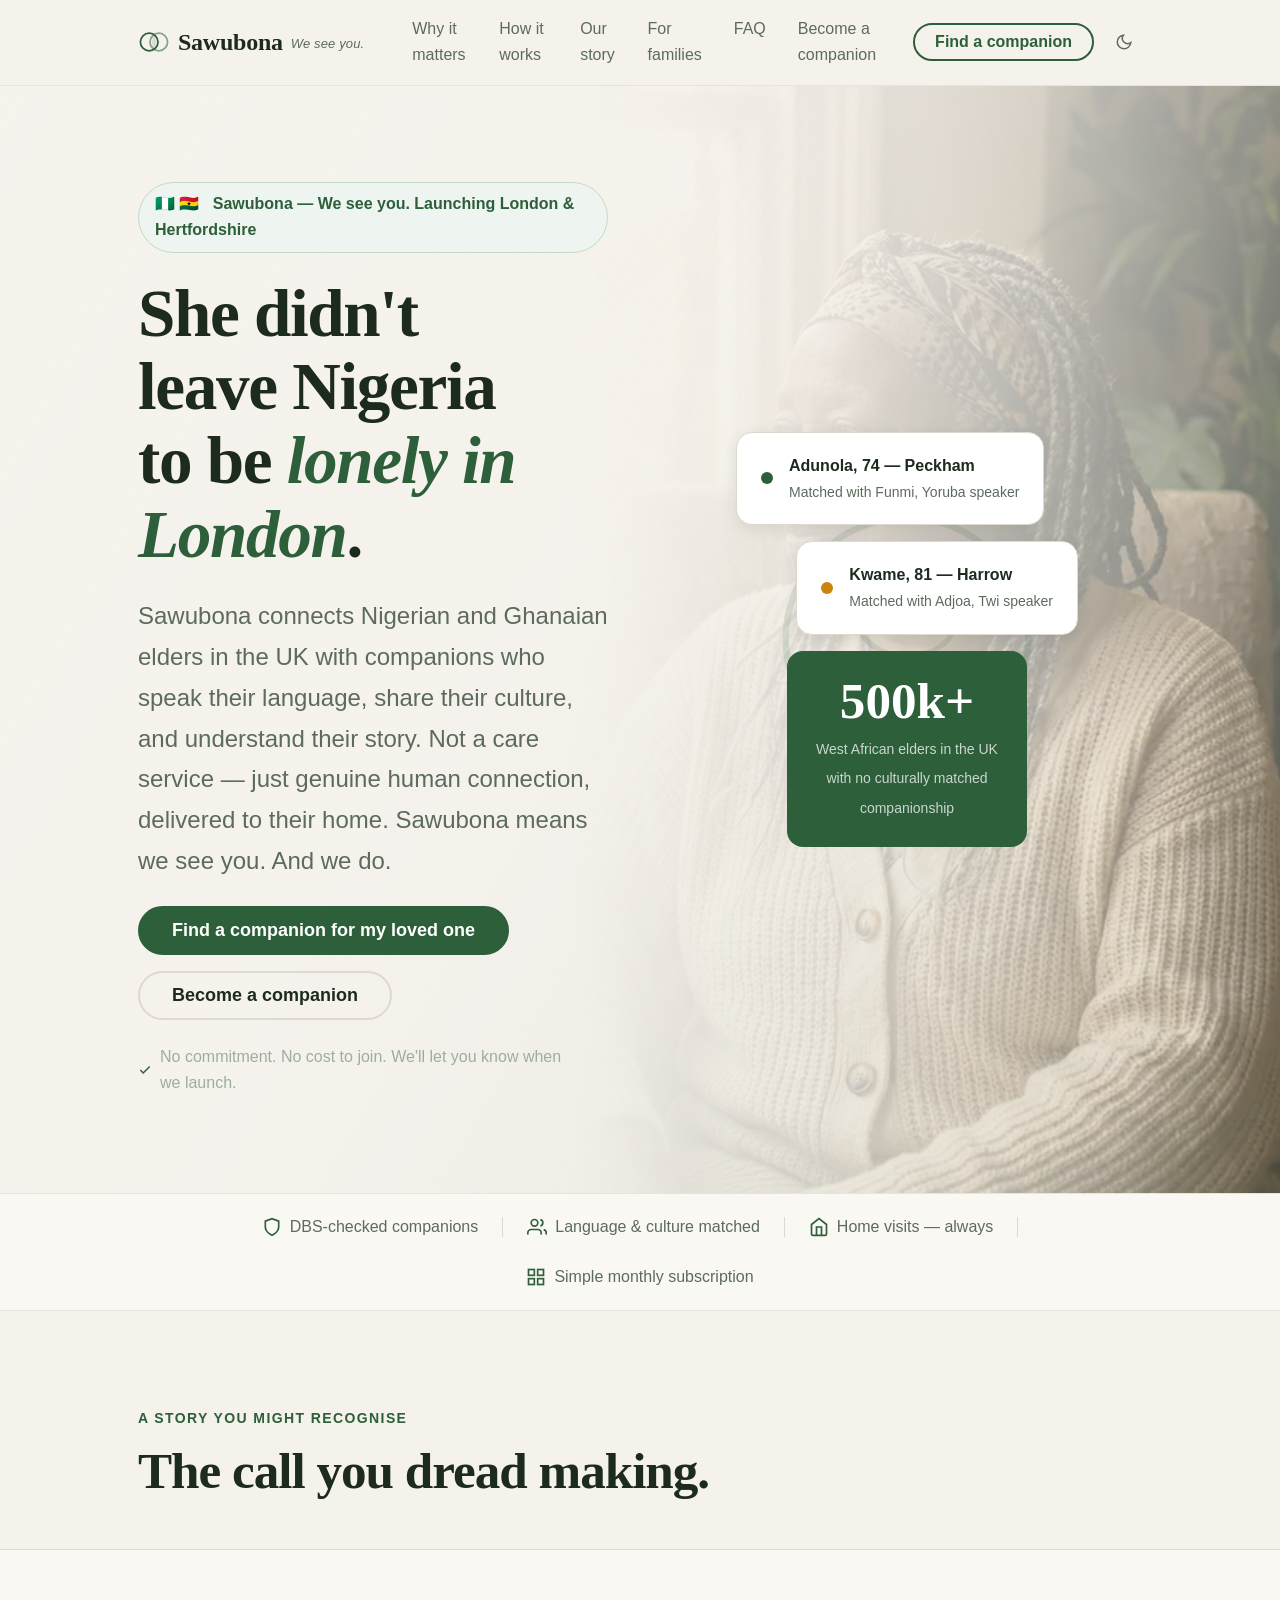
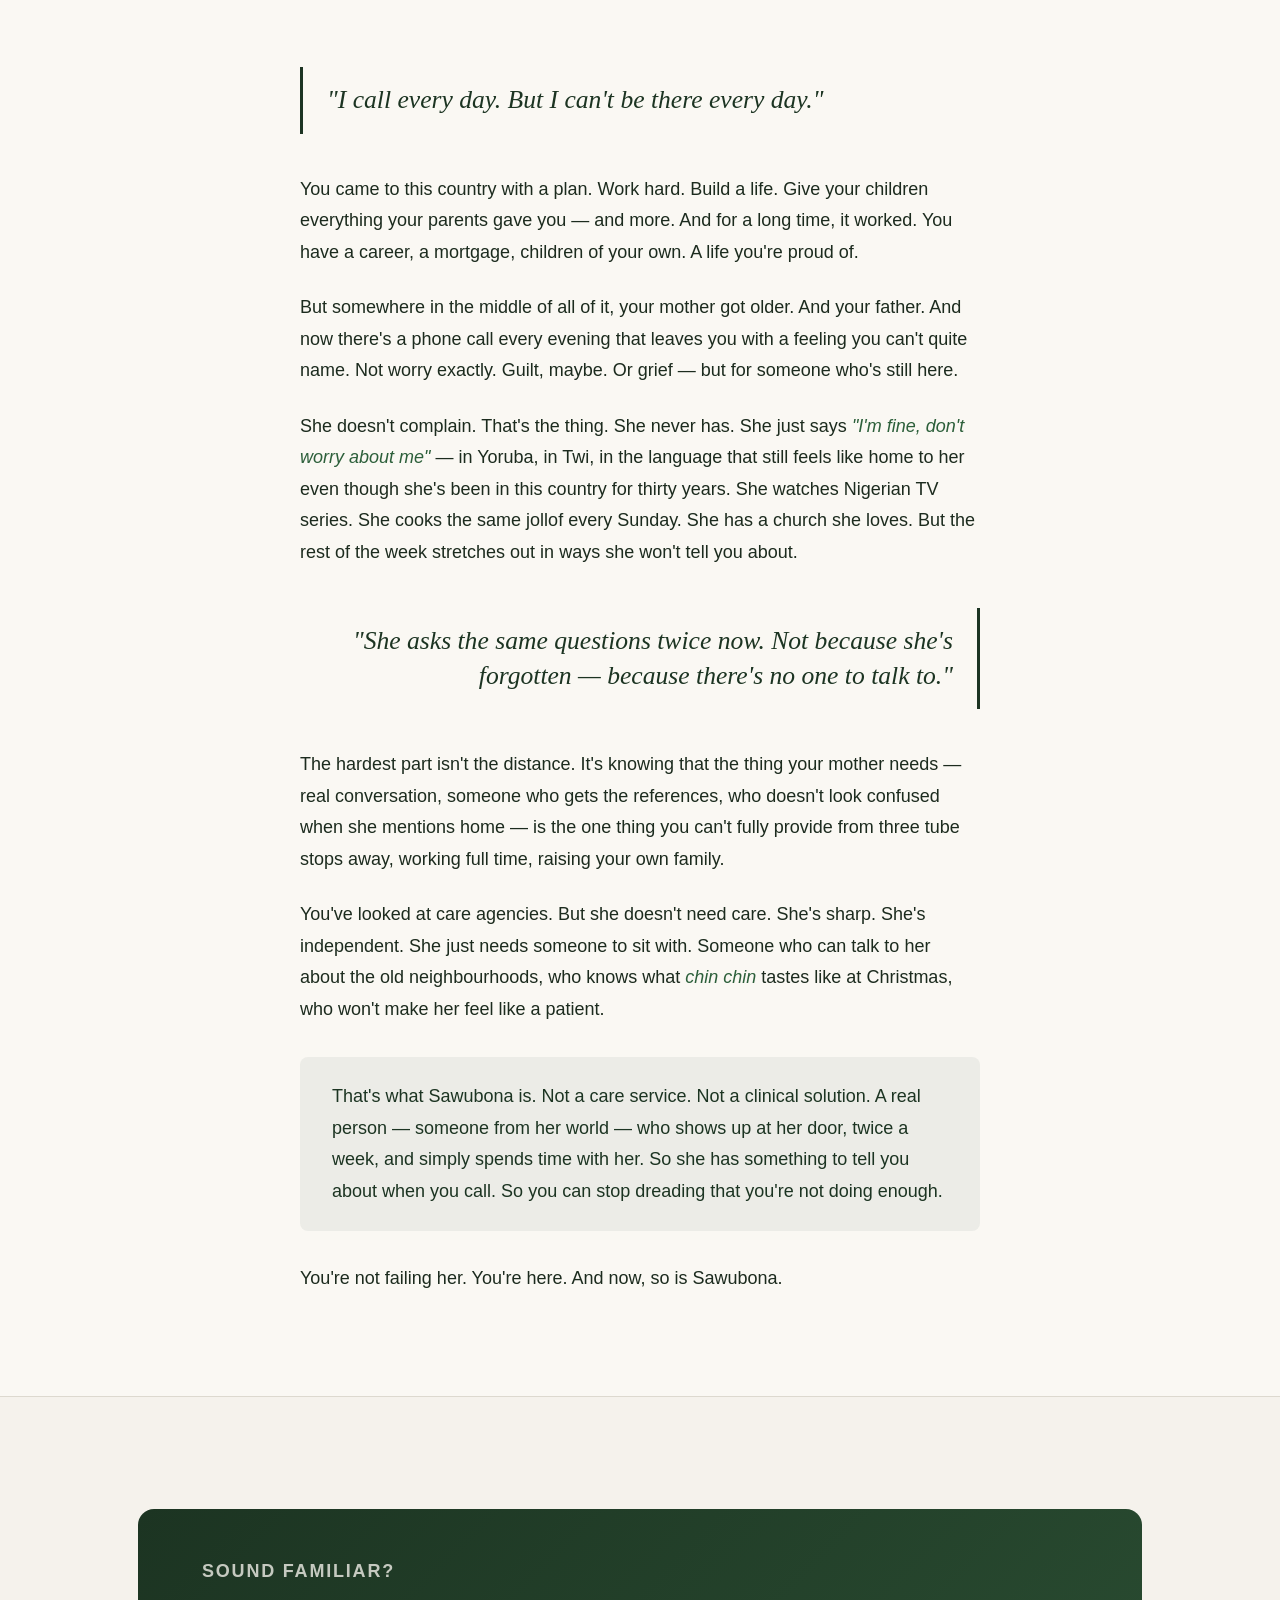
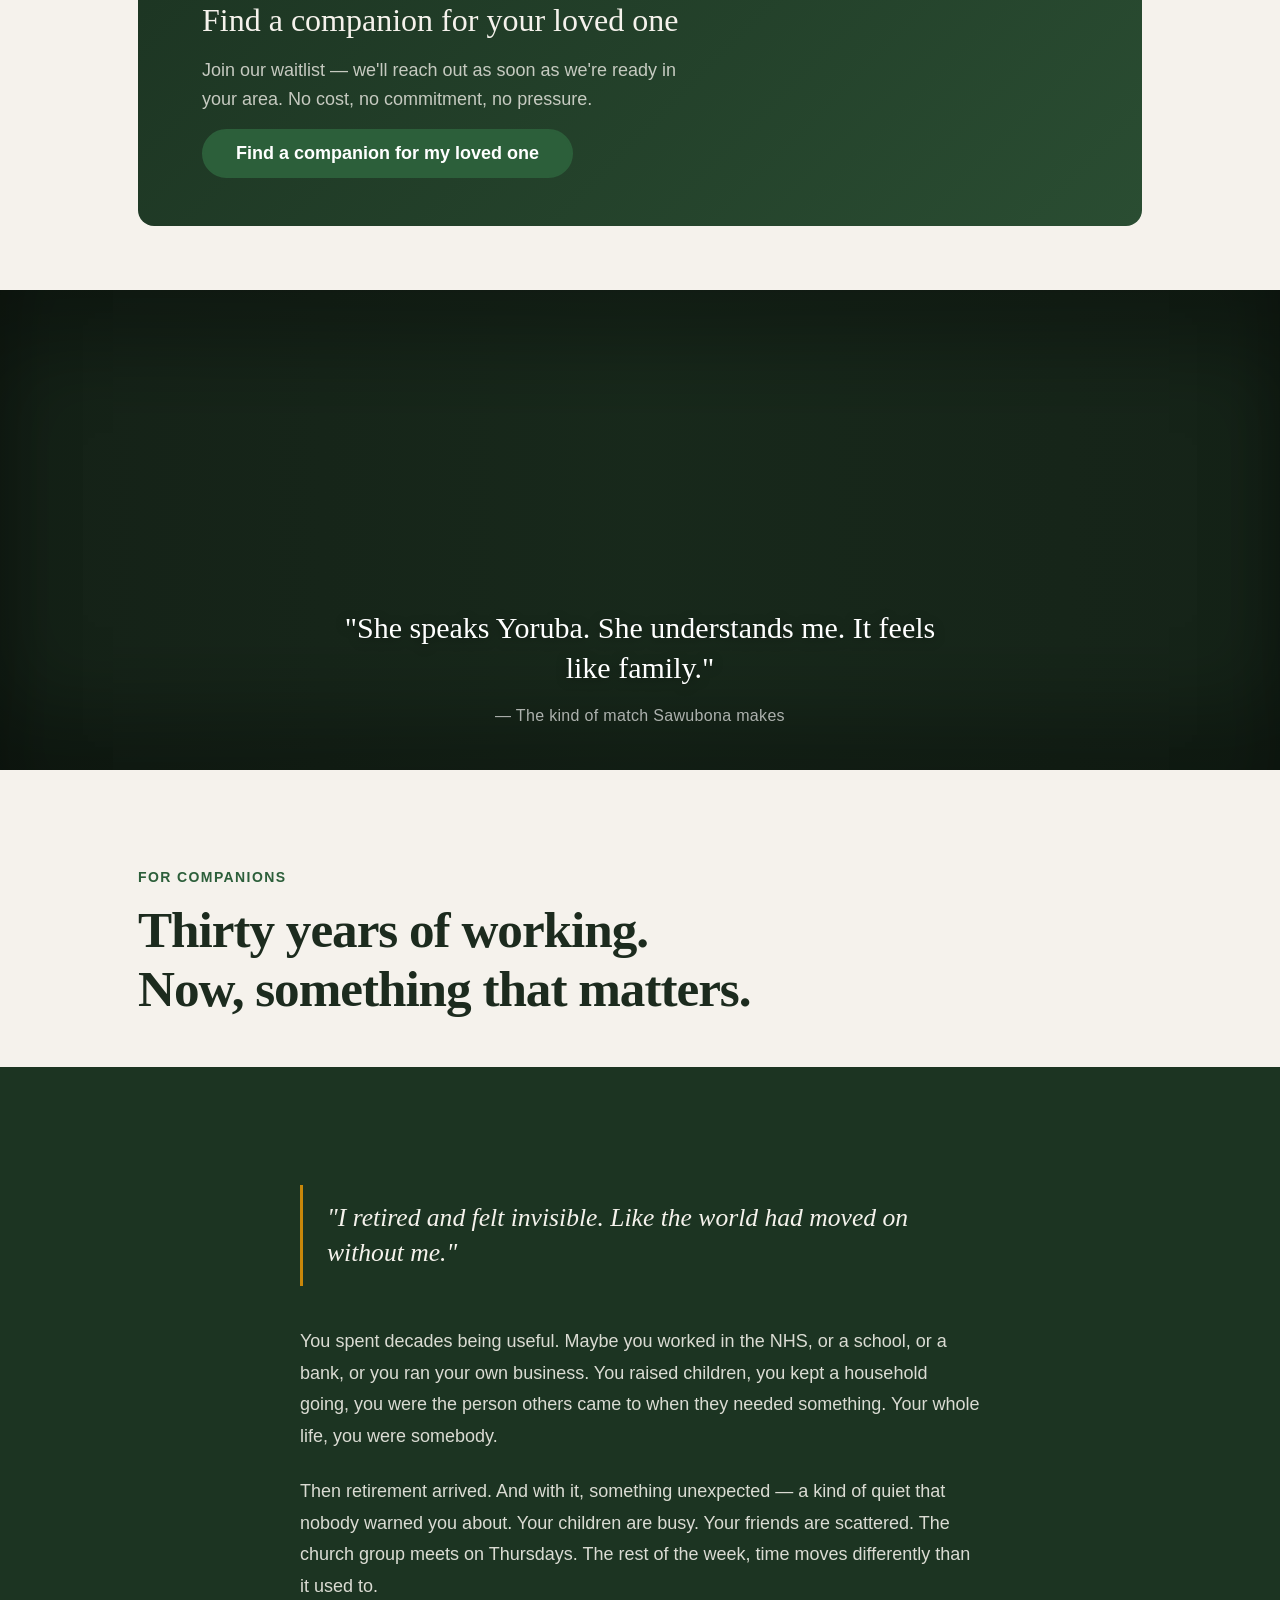
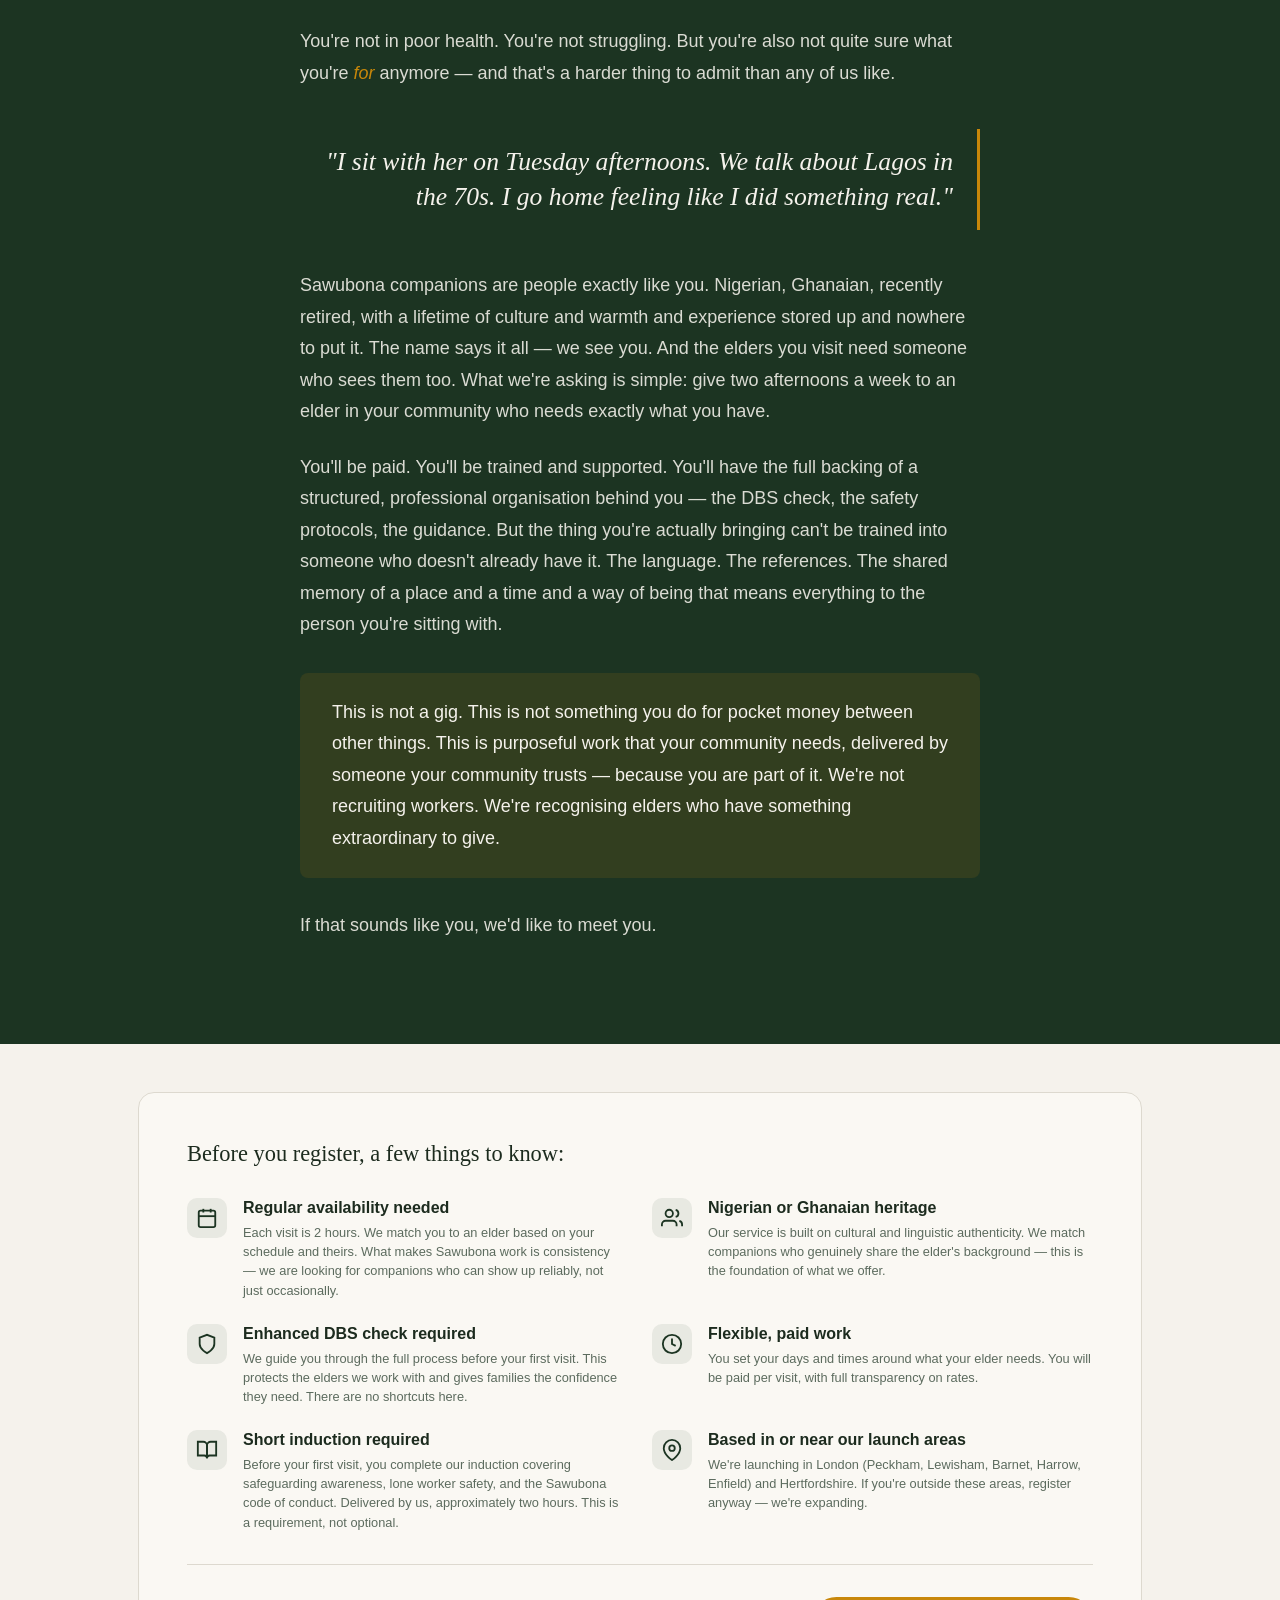
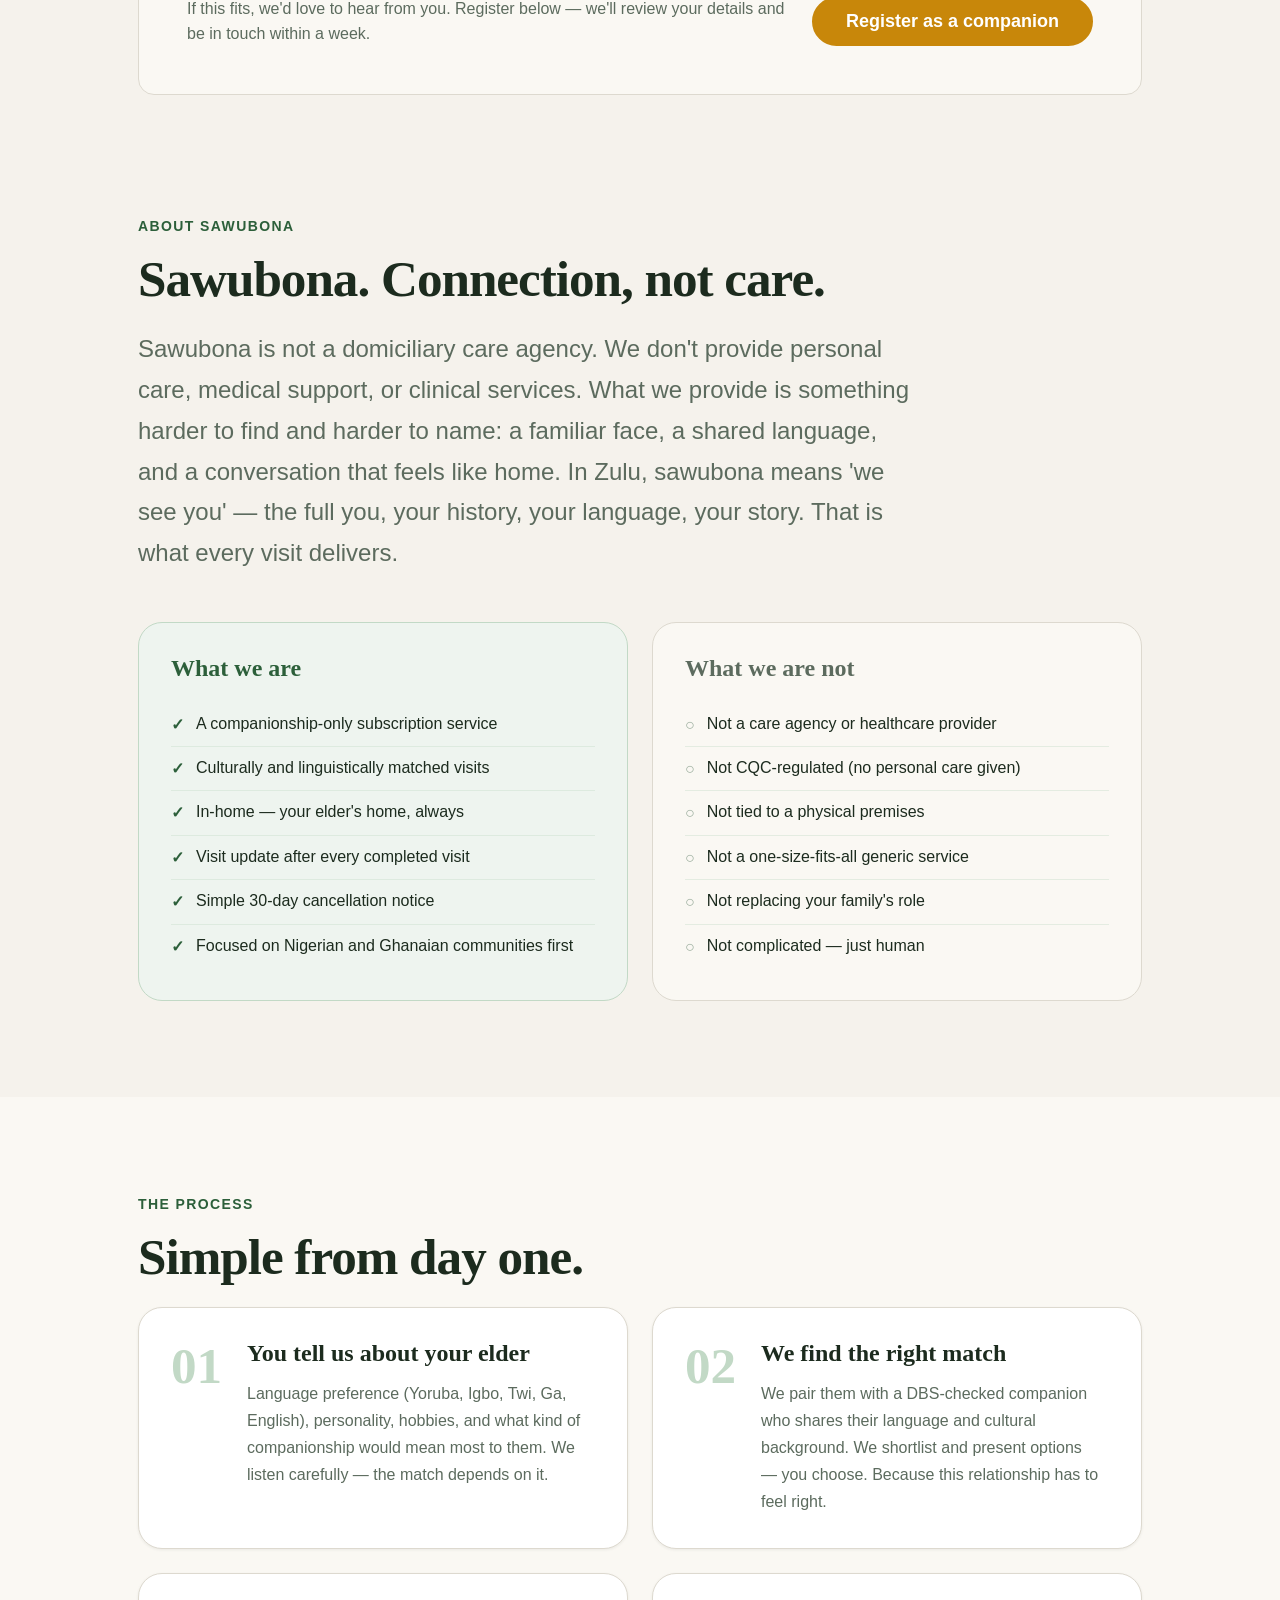
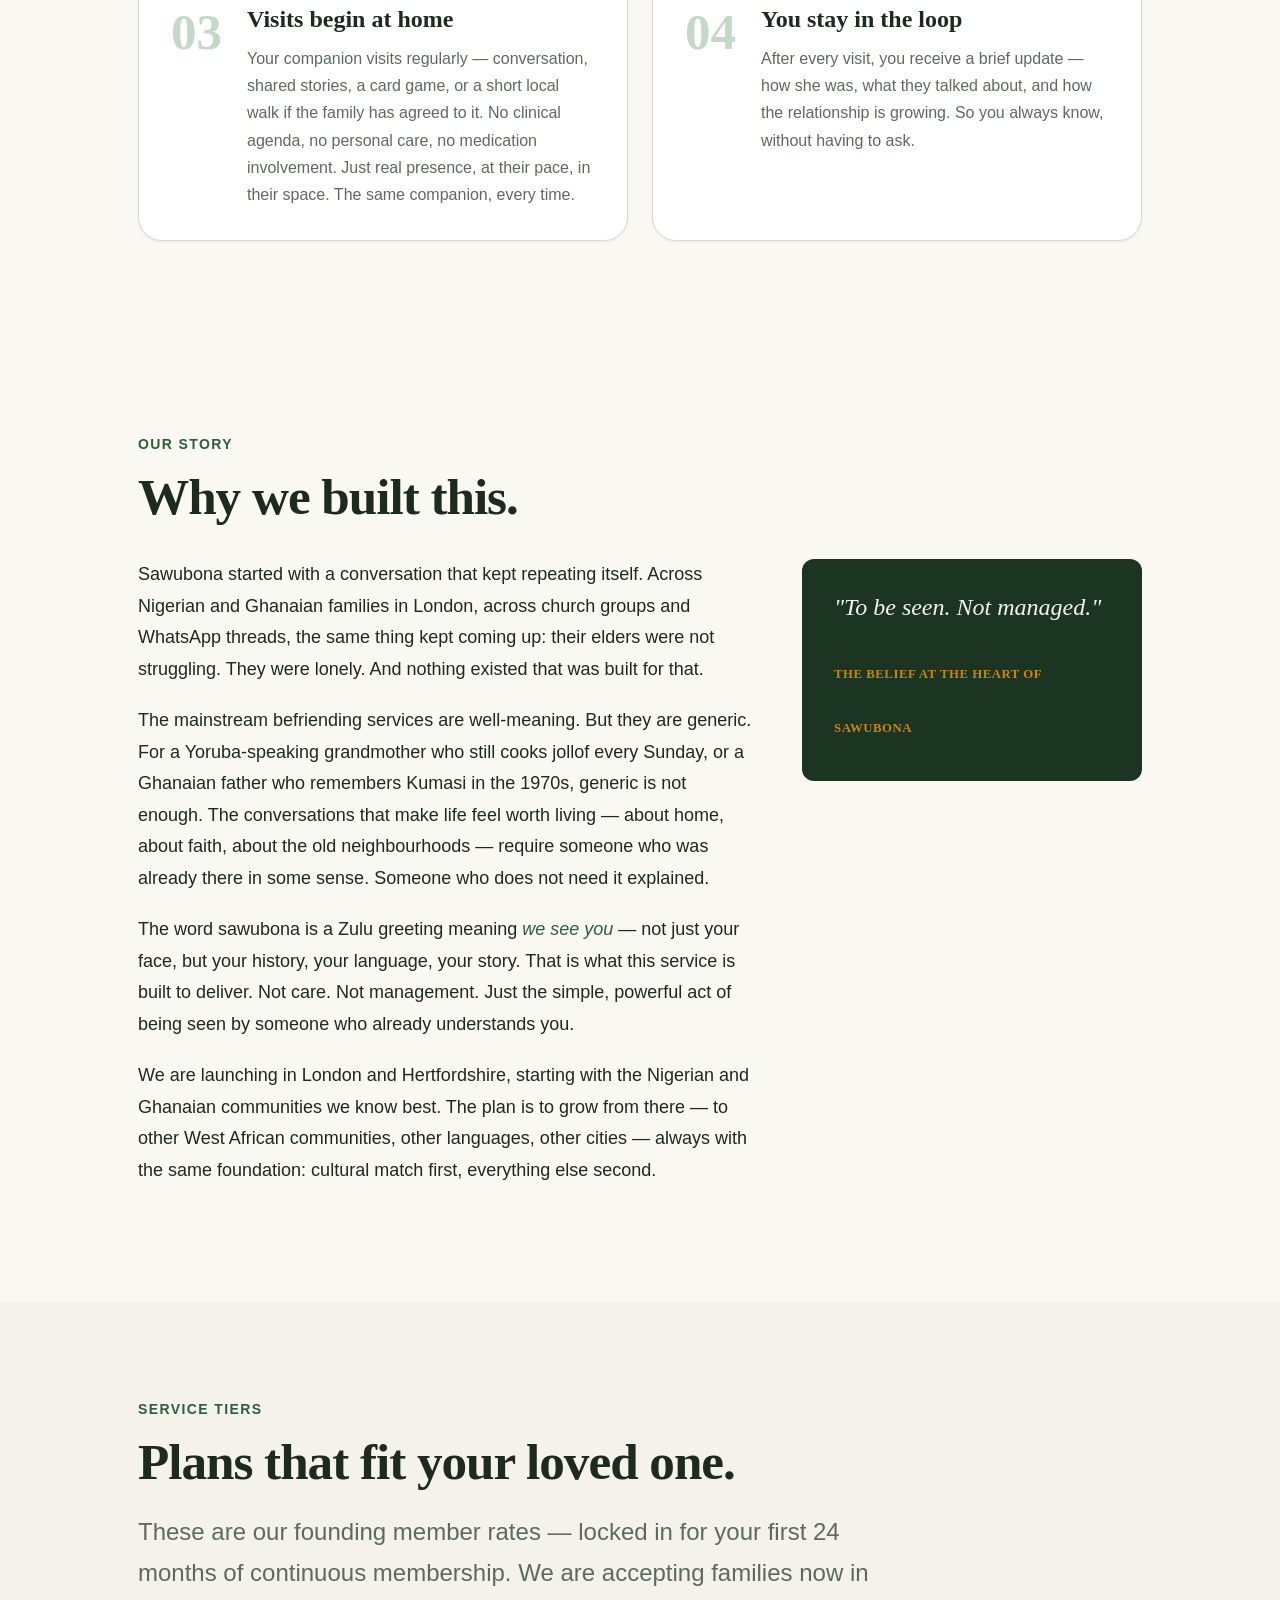
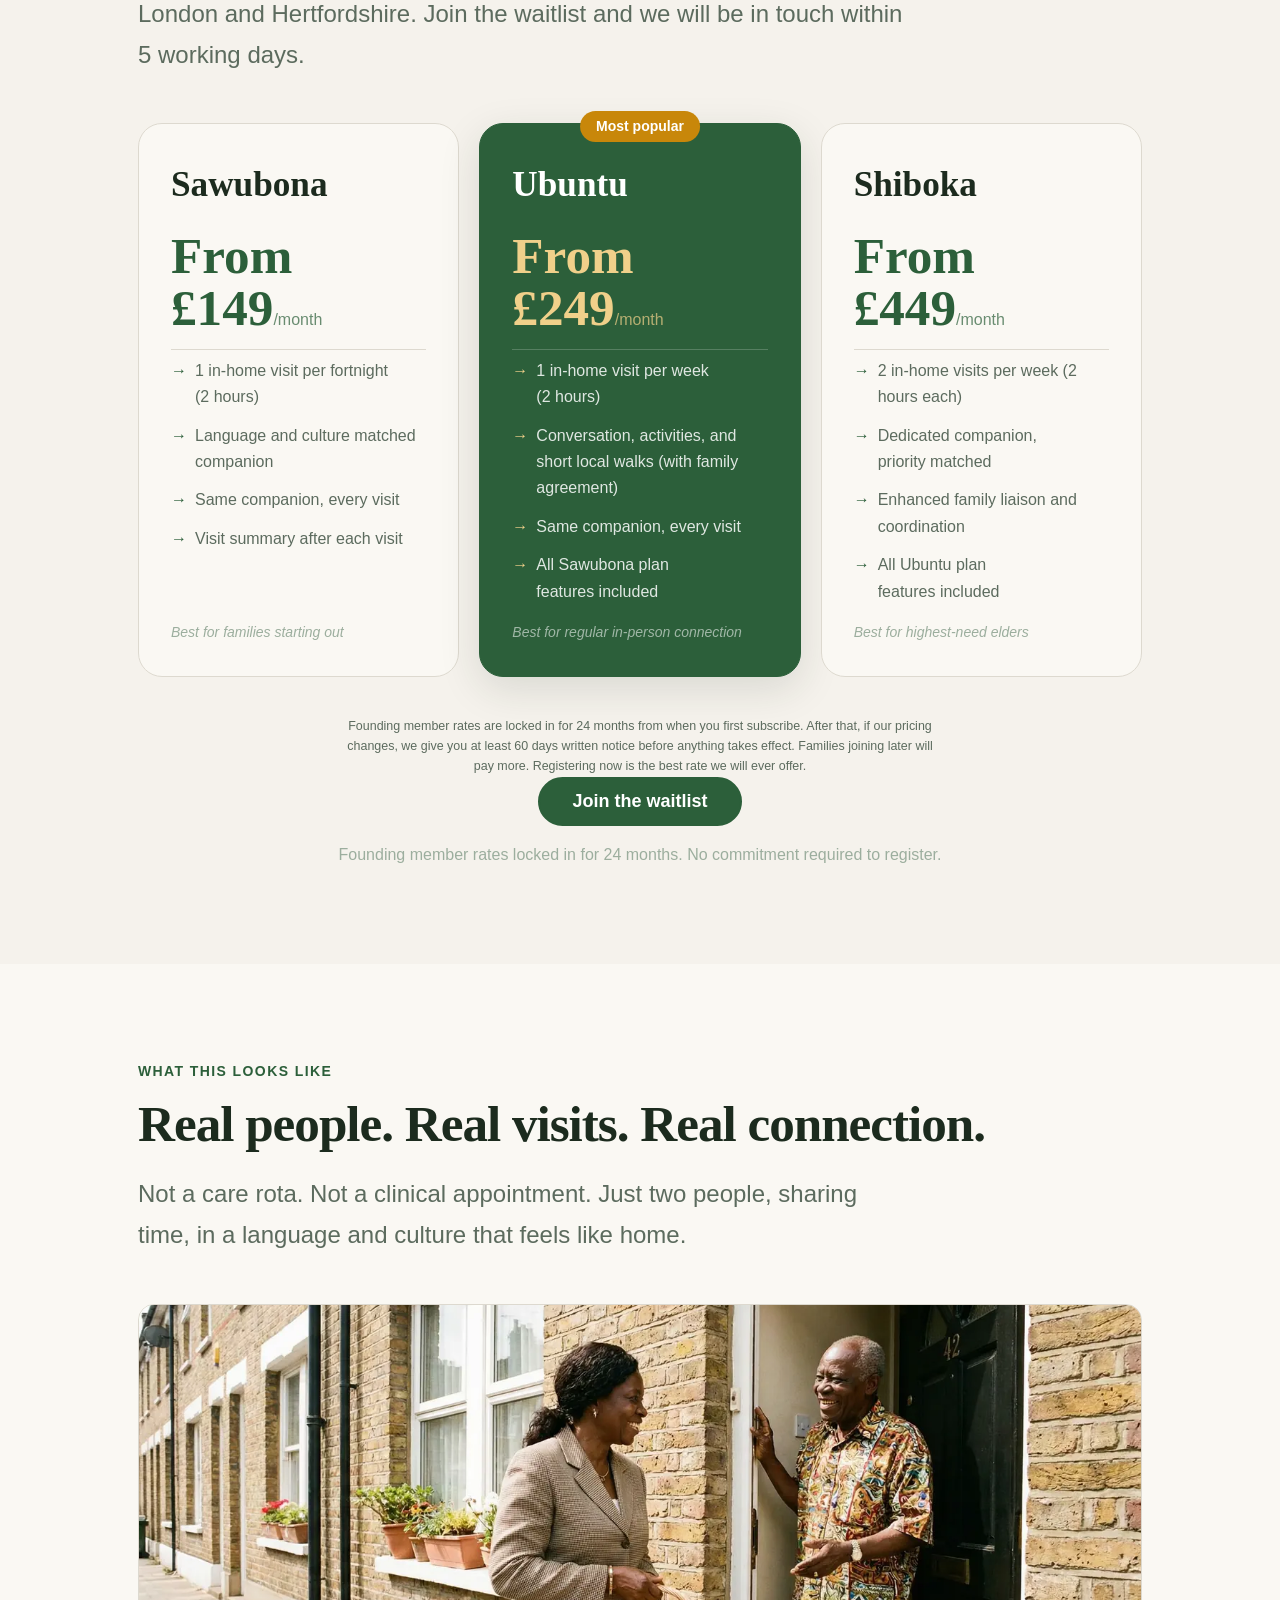
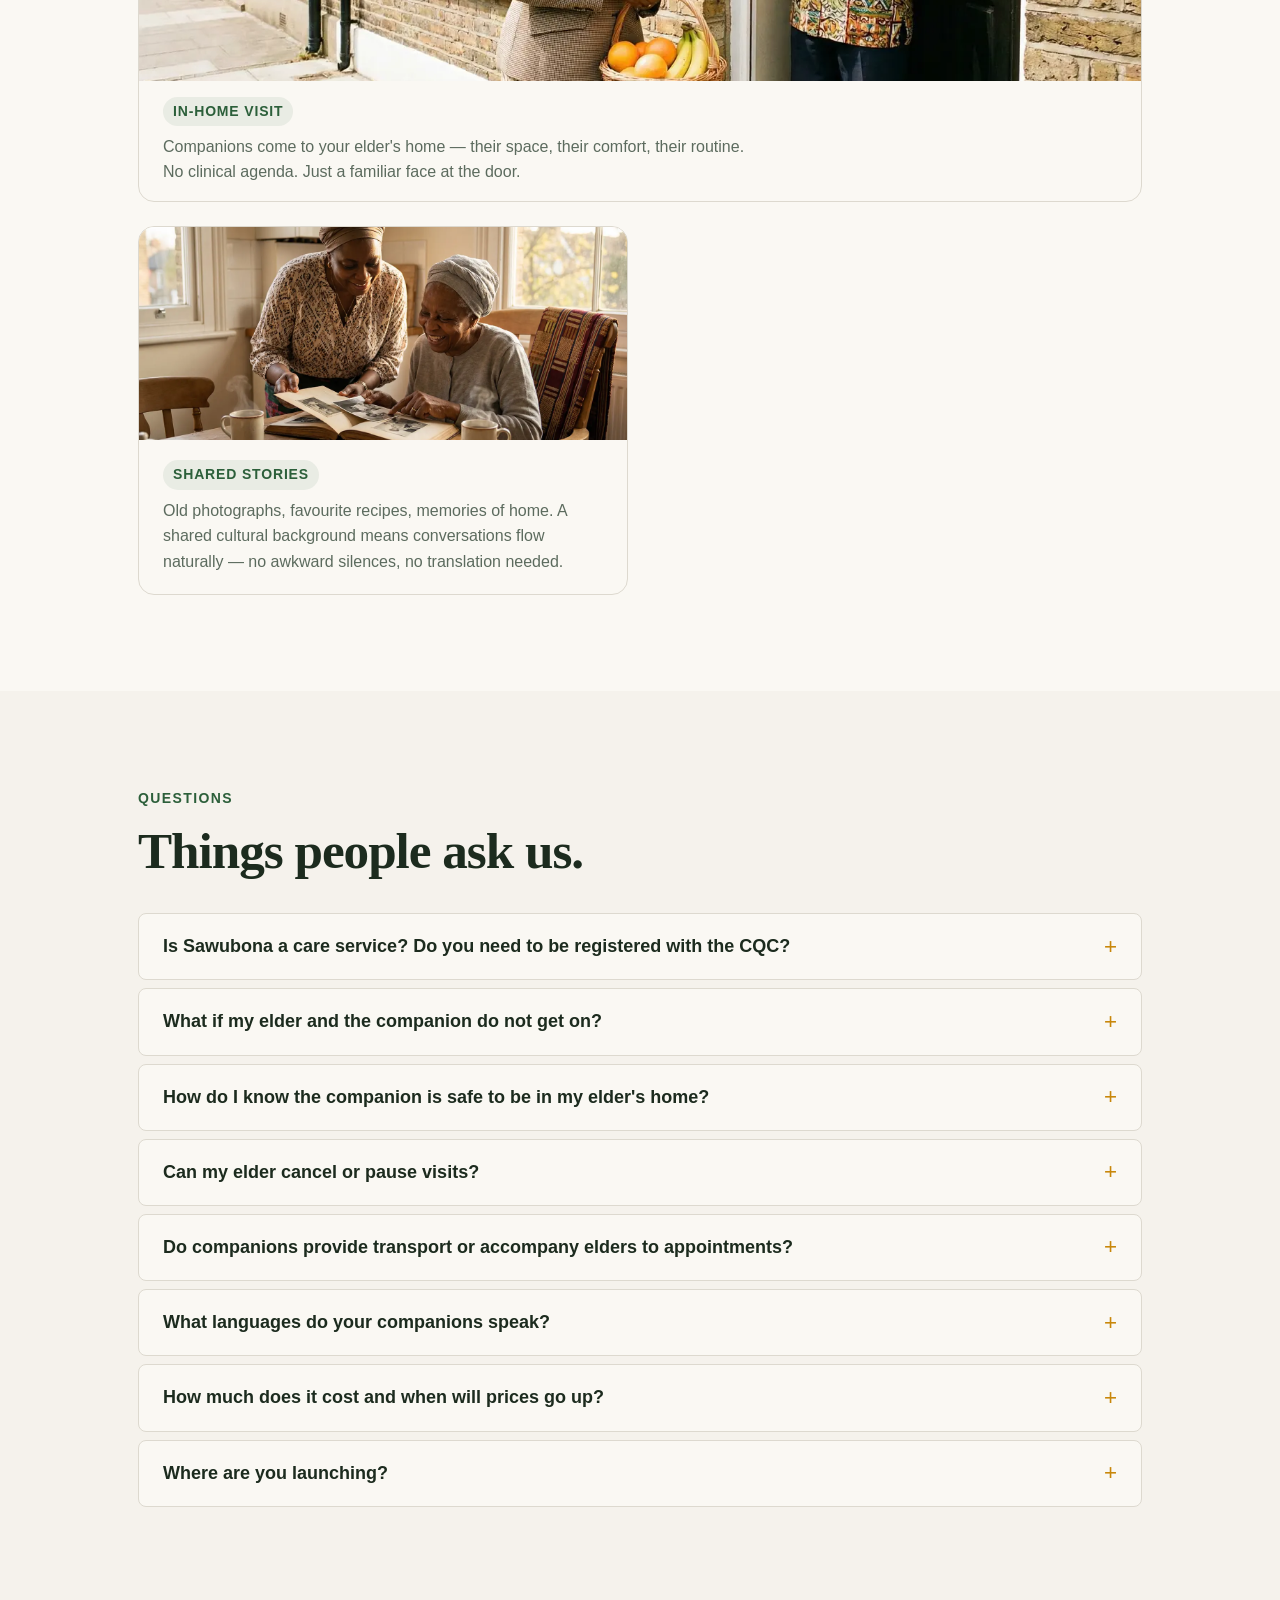
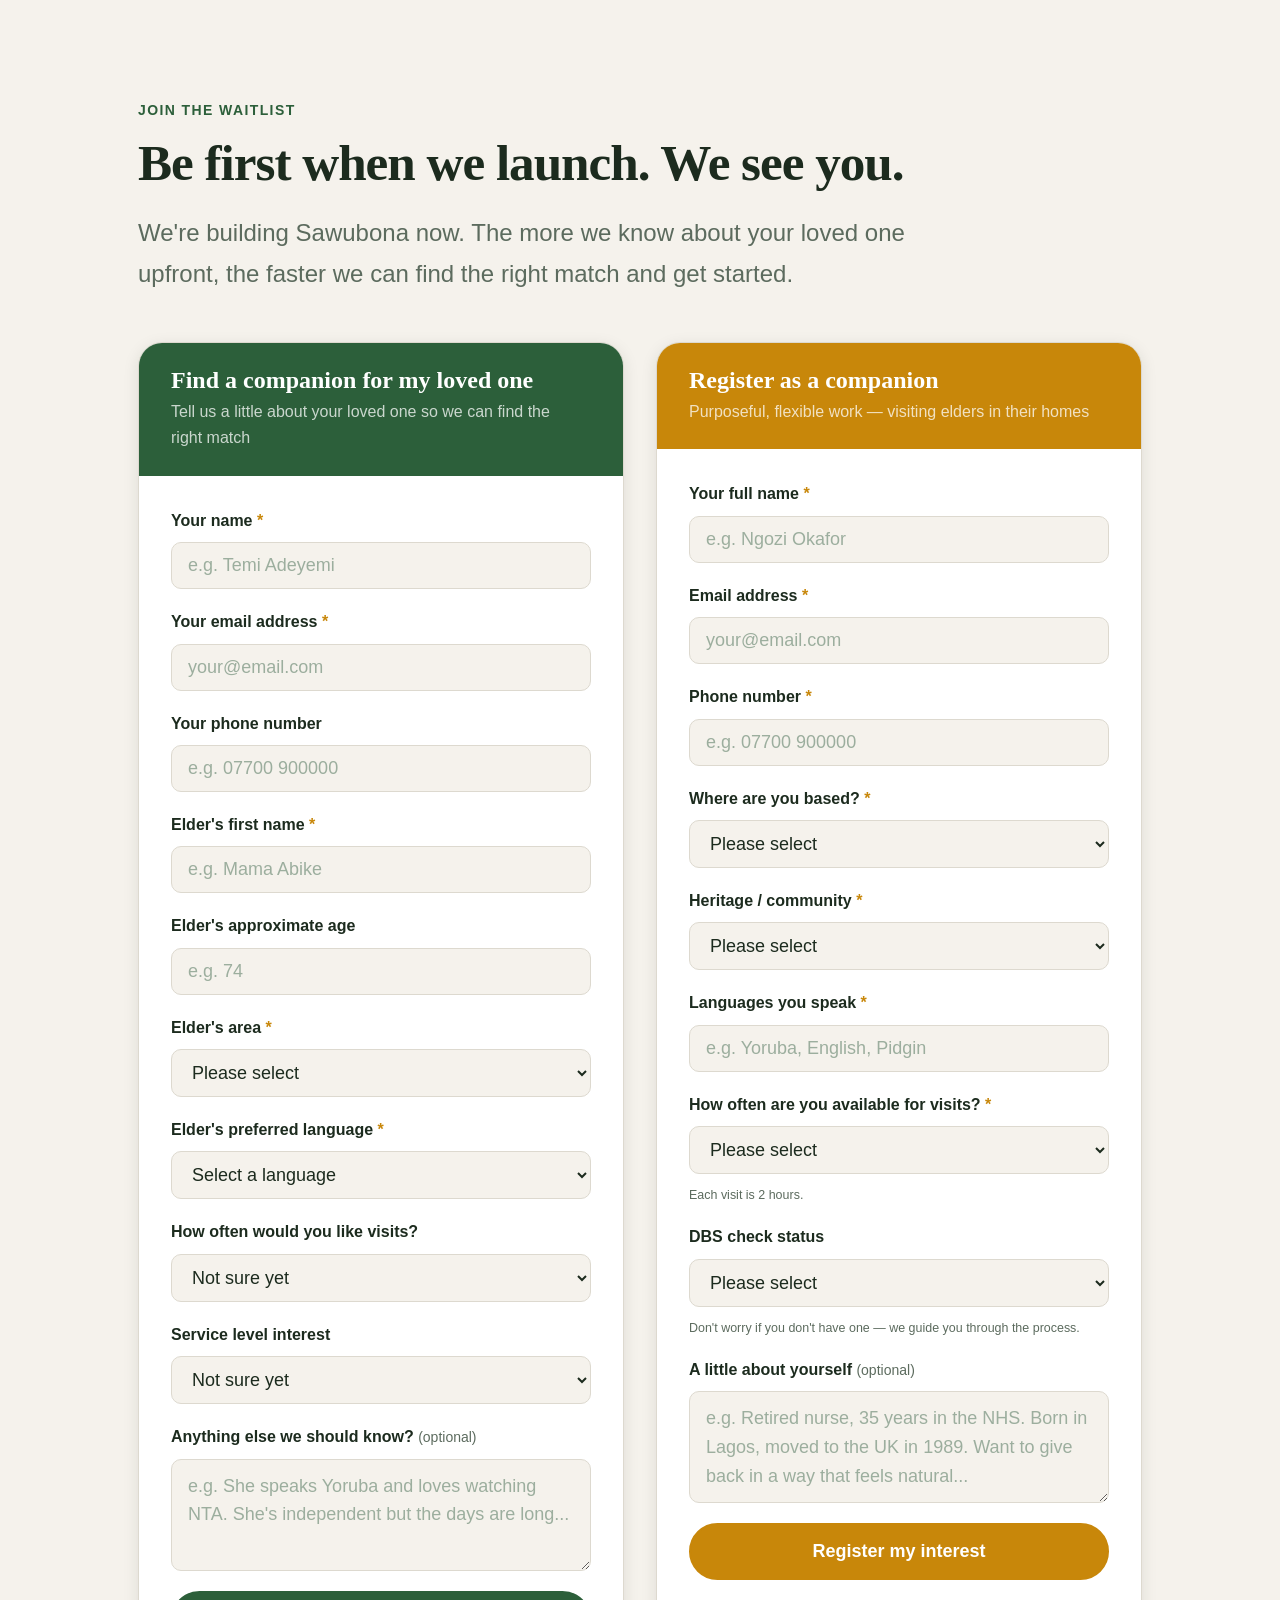
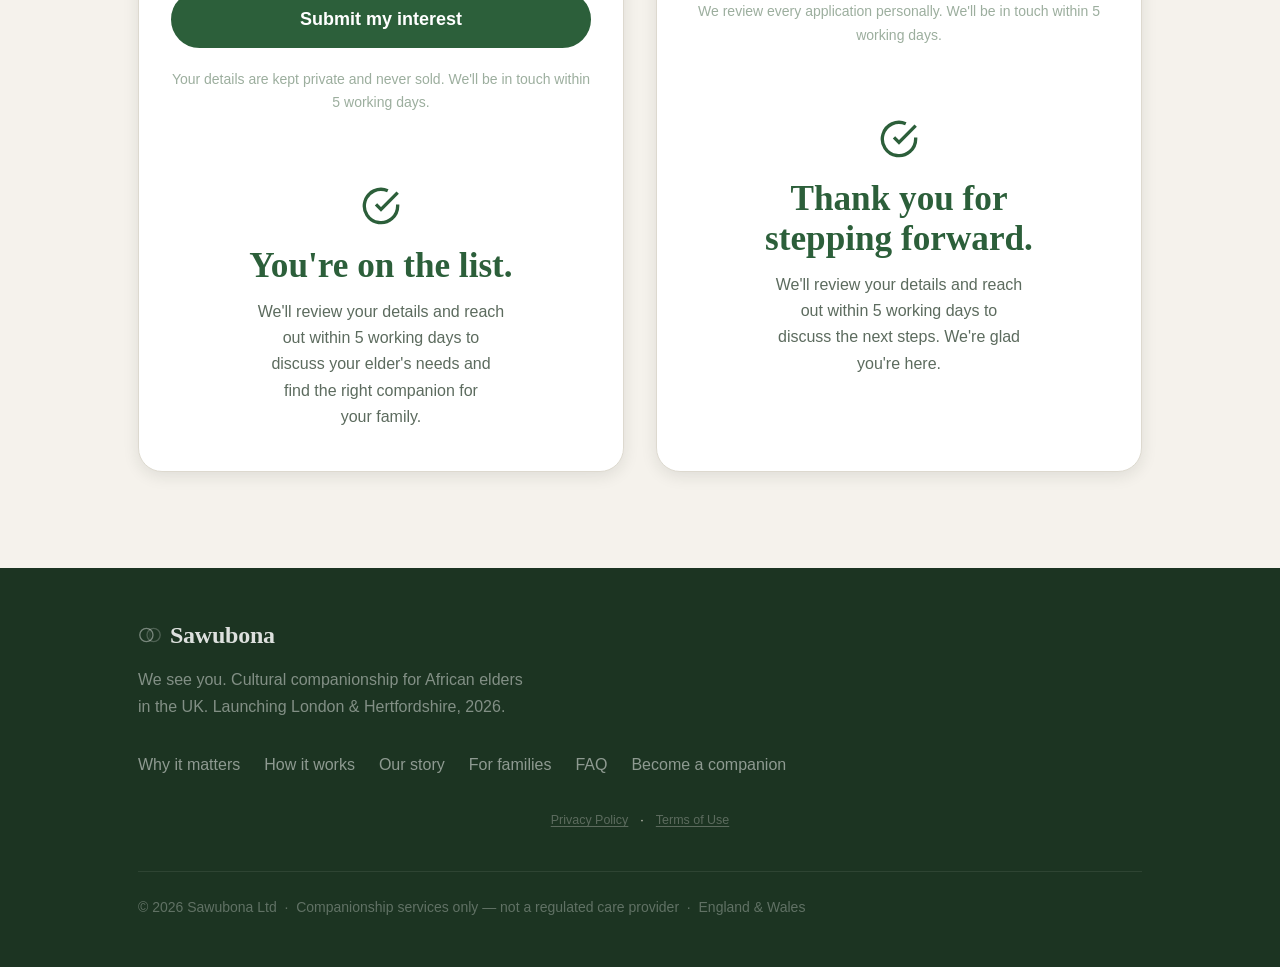
<file: index.html>
<!DOCTYPE html>
<html lang="en" data-theme="light">
<head>
  <meta charset="UTF-8" />
  <meta name="viewport" content="width=device-width, initial-scale=1.0" />
  <title>Sawubona — We see you. Cultural companionship for African elders in the UK</title>
  <meta name="description" content="Sawubona connects African elders in the UK with companions who speak their language, share their culture, and understand their story. We see you. Launching London and Hertfordshire, 2026." />
  <meta property="og:title" content="Sawubona — We see you. Cultural companionship for African elders" />
  <meta property="og:description" content="Sawubona connects African elders in the UK with companions who share their language and culture. We see you. Launching in London and Hertfordshire." />
  <meta property="og:type" content="website" />
  <link href="https://api.fontshare.com/v2/css?f[]=boska@400,500,700&f[]=general-sans@400,500,600&display=swap" rel="stylesheet" />
  <link rel="stylesheet" href="style.css" />
</head>
<body>

  <!-- NAV -->
  <header class="nav" id="nav">
    <div class="nav__inner">
      <a href="#" class="nav__logo" aria-label="Sawubona home">
        <svg width="32" height="32" viewBox="0 0 40 40" fill="none" aria-hidden="true">
          <circle cx="14" cy="20" r="11" stroke="currentColor" stroke-width="2.2"/>
          <circle cx="26" cy="20" r="11" stroke="currentColor" stroke-width="2.2" opacity="0.55"/>
          <path d="M20 11 C17 15 17 25 20 29 C23 25 23 15 20 11Z" fill="currentColor" opacity="0.15"/>
        </svg>
        <span class="nav__wordmark">Sawubona</span>
        <span class="nav__tagline">We see you.</span>
      </a>
      <nav class="nav__links" aria-label="Primary">
        <a href="#our-story">Why it matters</a>
        <a href="#how-it-works">How it works</a>
        <a href="#about-us">Our story</a>
        <a href="#for-families">For families</a>
        <a href="#faq">FAQ</a>
        <a href="#become-companion">Become a companion</a>
      </nav>
      <div class="nav__actions">
        <button class="btn btn--outline btn--sm" onclick="scrollToForm('family')">Find a companion</button>
        <button class="theme-toggle" data-theme-toggle aria-label="Switch to dark mode">
          <svg width="18" height="18" viewBox="0 0 24 24" fill="none" stroke="currentColor" stroke-width="2"><path d="M21 12.79A9 9 0 1 1 11.21 3 7 7 0 0 0 21 12.79z"/></svg>
        </button>
        <button class="nav__hamburger" id="nav-hamburger" aria-label="Open menu" aria-expanded="false" aria-controls="mobile-menu">
          <span></span><span></span><span></span>
        </button>
      </div>
    </div>
  </header>

  <!-- MOBILE MENU -->
  <div class="mobile-menu" id="mobile-menu" aria-hidden="true">
    <nav class="mobile-menu__nav" aria-label="Mobile navigation">
      <a href="#our-story" class="mobile-menu__link">Why it matters</a>
      <a href="#how-it-works" class="mobile-menu__link">How it works</a>
      <a href="#about-us" class="mobile-menu__link">Our story</a>
      <a href="#for-families" class="mobile-menu__link">For families</a>
      <a href="#faq" class="mobile-menu__link">FAQ</a>
      <a href="#become-companion" class="mobile-menu__link">Become a companion</a>
    </nav>
    <div class="mobile-menu__ctas">
      <button class="btn btn--primary btn--lg" onclick="scrollToForm('family'); closeMobileMenu();">Find a companion</button>
      <button class="btn btn--ghost btn--lg" onclick="scrollToForm('companion'); closeMobileMenu();">Become a companion</button>
    </div>
  </div>
  <div class="mobile-menu__backdrop" id="mobile-backdrop"></div>

  <!-- HERO -->
  <section class="hero" id="hero">
    <div class="hero__bg-image" aria-hidden="true">
      <img id="hero-bg-img" src="hero-bg.webp" alt="" role="presentation" decoding="async" fetchpriority="high" />
    </div>
    <div class="hero__bg-overlay" aria-hidden="true"></div>
    <div class="container">
      <div class="hero__content">
        <div class="hero__badge">
          <span class="badge" id="hero-badge">🇳🇬 🇬🇭 &nbsp; Sawubona — We see you. Launching London &amp; Hertfordshire</span>
        </div>
        <h1 class="hero__headline" id="hero-headline">
          She didn't leave Nigeria<br/>
          to be <em>lonely in London</em>.
        </h1>
        <p class="hero__sub" id="hero-sub">
          Sawubona connects Nigerian and Ghanaian elders in the UK with companions who speak their language, share their culture, and understand their story. Not a care service — just genuine human connection, delivered to their home. Sawubona means we see you. And we do.
        </p>
        <div class="hero__ctas">
          <button class="btn btn--primary btn--lg" onclick="scrollToForm('family')">
            Find a companion for my loved one
          </button>
          <button class="btn btn--ghost btn--lg" onclick="scrollToForm('companion')">
            Become a companion
          </button>
        </div>
        <p class="hero__trust">
          <svg width="14" height="14" viewBox="0 0 24 24" fill="none" stroke="currentColor" stroke-width="2.5"><polyline points="20 6 9 17 4 12"/></svg>
          No commitment. No cost to join. We'll let you know when we launch.
        </p>
      </div>
      <div class="hero__visual" aria-hidden="true">
        <div class="hero__card hero__card--1">
          <div class="hero__card-dot"></div>
          <div class="hero__card-text" id="hero-card-1">
            <strong>Adunola, 74 — Peckham</strong>
            <span>Matched with Funmi, Yoruba speaker</span>
          </div>
        </div>
        <div class="hero__card hero__card--2">
          <div class="hero__card-dot hero__card-dot--gold"></div>
          <div class="hero__card-text" id="hero-card-2">
            <strong>Kwame, 81 — Harrow</strong>
            <span>Matched with Adjoa, Twi speaker</span>
          </div>
        </div>
        <div class="hero__adinkra" aria-hidden="true">
          <svg viewBox="0 0 120 120" fill="none" xmlns="http://www.w3.org/2000/svg" opacity="0.12">
            <circle cx="60" cy="60" r="56" stroke="currentColor" stroke-width="3"/>
            <ellipse cx="60" cy="52" rx="22" ry="16" stroke="currentColor" stroke-width="2.5"/>
            <path d="M38 52 C30 38 44 26 60 34" stroke="currentColor" stroke-width="2.5" stroke-linecap="round"/>
            <path d="M82 52 C90 38 76 26 60 34" stroke="currentColor" stroke-width="2.5" stroke-linecap="round"/>
            <circle cx="60" cy="46" r="4" fill="currentColor"/>
            <path d="M60 68 L46 82 M60 68 L74 82" stroke="currentColor" stroke-width="2.5" stroke-linecap="round"/>
            <path d="M46 82 L40 90 M74 82 L80 90" stroke="currentColor" stroke-width="2.5" stroke-linecap="round"/>
          </svg>
        </div>
        <div class="hero__stat">
          <span class="hero__stat-num">500k+</span>
          <span class="hero__stat-label">West African elders in the UK with no culturally matched companionship</span>
        </div>
      </div>
    </div>
  </section>

  <!-- TRUST BAR -->
  <section class="trust-bar">
    <div class="container trust-bar__inner">
      <div class="trust-item">
        <svg width="20" height="20" viewBox="0 0 24 24" fill="none" stroke="currentColor" stroke-width="2"><path d="M12 22s8-4 8-10V5l-8-3-8 3v7c0 6 8 10 8 10z"/></svg>
        <span>DBS-checked companions</span>
      </div>
      <div class="trust-divider"></div>
      <div class="trust-item">
        <svg width="20" height="20" viewBox="0 0 24 24" fill="none" stroke="currentColor" stroke-width="2"><path d="M17 21v-2a4 4 0 0 0-4-4H5a4 4 0 0 0-4 4v2"/><circle cx="9" cy="7" r="4"/><path d="M23 21v-2a4 4 0 0 0-3-3.87"/><path d="M16 3.13a4 4 0 0 1 0 7.75"/></svg>
        <span>Language &amp; culture matched</span>
      </div>
      <div class="trust-divider"></div>
      <div class="trust-item">
        <svg width="20" height="20" viewBox="0 0 24 24" fill="none" stroke="currentColor" stroke-width="2"><path d="M3 9l9-7 9 7v11a2 2 0 0 1-2 2H5a2 2 0 0 1-2-2z"/><polyline points="9 22 9 12 15 12 15 22"/></svg>
        <span>Home visits — always</span>
      </div>
      <div class="trust-divider"></div>
      <div class="trust-item">
        <svg width="20" height="20" viewBox="0 0 24 24" fill="none" stroke="currentColor" stroke-width="2"><rect x="3" y="3" width="7" height="7"/><rect x="14" y="3" width="7" height="7"/><rect x="14" y="14" width="7" height="7"/><rect x="3" y="14" width="7" height="7"/></svg>
        <span>Simple monthly subscription</span>
      </div>
    </div>
  </section>

  <!-- STORY SECTION -->
  <section class="section story-section" id="our-story">
    <div class="container">
      <div class="section-label">A story you might recognise</div>
      <h2 class="section-title" id="story-heading">The call you dread making.</h2>
    </div>

    <div class="story-narrative" id="story-narrative-wrap">
      <div class="container">
        <div class="story-narrative__body">

          <!-- VARIANT A STORY -->
          <div id="story-a">
            <div class="story-pull">"I call every day. But I can't be there every day."</div>
            <p>You came to this country with a plan. Work hard. Build a life. Give your children everything your parents gave you — and more. And for a long time, it worked. You have a career, a mortgage, children of your own. A life you're proud of.</p>
            <p>But somewhere in the middle of all of it, your mother got older. And your father. And now there's a phone call every evening that leaves you with a feeling you can't quite name. Not worry exactly. Guilt, maybe. Or grief — but for someone who's still here.</p>
            <p>She doesn't complain. That's the thing. She never has. She just says <em>"I'm fine, don't worry about me"</em> — in Yoruba, in Twi, in the language that still feels like home to her even though she's been in this country for thirty years. She watches Nigerian TV series. She cooks the same jollof every Sunday. She has a church she loves. But the rest of the week stretches out in ways she won't tell you about.</p>
            <div class="story-pull story-pull--right">"She asks the same questions twice now. Not because she's forgotten — because there's no one to talk to."</div>
            <p>The hardest part isn't the distance. It's knowing that the thing your mother needs — real conversation, someone who gets the references, who doesn't look confused when she mentions home — is the one thing you can't fully provide from three tube stops away, working full time, raising your own family.</p>
            <p>You've looked at care agencies. But she doesn't need care. She's sharp. She's independent. She just needs someone to sit with. Someone who can talk to her about the old neighbourhoods, who knows what <em>chin chin</em> tastes like at Christmas, who won't make her feel like a patient.</p>
            <div class="story-highlight"><p>That's what Sawubona is. Not a care service. Not a clinical solution. A real person — someone from her world — who shows up at her door, twice a week, and simply spends time with her. So she has something to tell you about when you call. So you can stop dreading that you're not doing enough.</p></div>
            <p>You're not failing her. You're here. And now, so is Sawubona.</p>
          </div>

          <!-- VARIANT B STORY -->
          <div id="story-b" style="display:none">
            <div class="story-pull">"I call every Sunday. But every Sunday I hang up feeling like it wasn't enough."</div>
            <p>You came to this country with your father's voice in your head. Work hard. Make something of yourself. Honour what he sacrificed so you could be here. And you did. You have a career, a house, children of your own. You've built exactly what he wanted for you.</p>
            <p>But somewhere along the way, your father got older. And now Sunday mornings end with a phone call that leaves you sitting quietly for a while after you put it down. He sounds fine. He always sounds fine. That's the problem.</p>
            <p>He came to England in 1981. He worked for forty years — long shifts, early mornings, always the first in, last out. He built his life here the Ghanaian way: quietly, diligently, without complaint. Now he's retired. The routine that defined him is gone. His hometown association meets once a month. Church on Sundays. The rest of the week, the flat is very quiet.</p>
            <div class="story-pull story-pull--right">"He used to have opinions about everything. Now he just says he's managing. That word — managing — is what keeps me up at night."</div>
            <p>He watches GTV on his tablet. He still makes kelewele on a Friday, the whole flat smelling exactly like Kumasi in 1975. He has his faith, his few old friends. But they're scattered now — some moved back home, some in care homes, some gone. The men from that era don't talk about loneliness. They manage.</p>
            <p>You've looked at options. Care agencies feel wrong — he doesn't need care, and he'd find it insulting if you suggested it. What he needs is someone who speaks Twi without switching to English halfway through. Someone who remembers what Ghana was before everything changed. Someone who can sit with him and have a real conversation — not an appointment.</p>
            <div class="story-highlight"><p>That's what Sawubona is. Not a care service. Not a clinical solution. A real person from his world — who shows up at his door, twice a week, and simply spends time with him. So he has something to tell you about when you call on Sunday. So that word — managing — becomes something better.</p></div>
            <p>You're not failing him. You're here. And now, so is Sawubona.</p>
          </div>

        </div>
      </div>
    </div>

    <div class="container">
      <div class="story-cta-block">
        <div class="story-cta-inner">
          <p class="story-cta-label">Sound familiar?</p>
          <h3 id="story-cta-heading">Find a companion for your loved one</h3>
          <p>Join our waitlist — we'll reach out as soon as we're ready in your area. No cost, no commitment, no pressure.</p>
          <button class="btn btn--primary btn--lg" onclick="scrollToForm('family')">Find a companion for my loved one</button>
        </div>
      </div>
    </div>
  </section>

  <!-- VIDEO MOMENT -->
  <section class="video-moment" id="video-moment" aria-label="Sawubona in action">
    <div class="video-moment__inner">
      <video id="hero-video" data-src-a="hero-video-loop.mp4" data-src-b="hero-video-loop-b.mp4" muted loop playsinline preload="none" aria-hidden="true"></video>
      <div class="video-moment__overlay"></div>
      <div class="video-moment__caption">
        <p id="video-caption">"She speaks Yoruba. She understands me. It feels like family."</p>
        <span id="video-attribution">— The kind of match Sawubona makes</span>
      </div>
    </div>
  </section>

  <!-- COMPANION SECTION -->
  <section class="section story-section story-section--companion" id="become-companion">
    <div class="container">
      <div class="section-label">For companions</div>
      <h2 class="section-title" id="companion-heading">Thirty years of working. Now, something that matters.</h2>
    </div>

    <div class="story-narrative story-narrative--companion">
      <div class="container">
        <div class="story-narrative__body">

          <!-- VARIANT A COMPANION STORY -->
          <div id="companion-a">
            <div class="story-pull story-pull--gold">"I retired and felt invisible. Like the world had moved on without me."</div>
            <p>You spent decades being useful. Maybe you worked in the NHS, or a school, or a bank, or you ran your own business. You raised children, you kept a household going, you were the person others came to when they needed something. Your whole life, you were somebody.</p>
            <p>Then retirement arrived. And with it, something unexpected — a kind of quiet that nobody warned you about. Your children are busy. Your friends are scattered. The church group meets on Thursdays. The rest of the week, time moves differently than it used to.</p>
            <p>You're not in poor health. You're not struggling. But you're also not quite sure what you're <em>for</em> anymore — and that's a harder thing to admit than any of us like.</p>
            <div class="story-pull story-pull--right story-pull--gold">"I sit with her on Tuesday afternoons. We talk about Lagos in the 70s. I go home feeling like I did something real."</div>
            <p>Sawubona companions are people exactly like you. Nigerian, Ghanaian, recently retired, with a lifetime of culture and warmth and experience stored up and nowhere to put it. The name says it all — we see you. And the elders you visit need someone who sees them too. What we're asking is simple: give two afternoons a week to an elder in your community who needs exactly what you have.</p>
            <p>You'll be paid. You'll be trained and supported. You'll have the full backing of a structured, professional organisation behind you — the DBS check, the safety protocols, the guidance. But the thing you're actually bringing can't be trained into someone who doesn't already have it. The language. The references. The shared memory of a place and a time and a way of being that means everything to the person you're sitting with.</p>
            <div class="story-highlight story-highlight--gold"><p>This is not a gig. This is not something you do for pocket money between other things. This is purposeful work that your community needs, delivered by someone your community trusts — because you are part of it. We're not recruiting workers. We're recognising elders who have something extraordinary to give.</p></div>
            <p>If that sounds like you, we'd like to meet you.</p>
          </div>

          <!-- VARIANT B COMPANION STORY -->
          <div id="companion-b" style="display:none">
            <div class="story-pull story-pull--gold">"I retired and nobody told me retirement could feel this empty."</div>
            <p>You gave this country forty years. Maybe the NHS. Maybe Transport for London. Maybe the council, or a factory floor, or a shop you ran yourself. You got up before dawn. You were reliable. You didn't complain. That's how it was done — that's how your father did it in Kumasi, and that's how you did it in London.</p>
            <p>Then retirement came. And with it, a silence nobody prepared you for. Your children are busy with their own lives — as they should be. Your old workmates have scattered. The hometown association meets once a month. Church on Sundays. But the days in between have a weight to them that you don't quite have words for.</p>
            <p>You're not unwell. You're not helpless. You're a man who built something — and you're not finished yet. But the world has a way of making Ghanaian men of a certain age feel like they've become background. Like they're waiting for something, but nobody's told them what.</p>
            <div class="story-pull story-pull--right story-pull--gold">"I go to visit Mr Asante on Wednesdays. We talk about Kumasi in the old days, about football, about everything. I drive home and I feel like myself again."</div>
            <p>Sawubona companions are men exactly like you. Ghanaian, recently retired, with a lifetime of culture and perspective and presence stored up and nowhere to put it. The name says it all — we see you. And the elders you visit need someone who sees them too. What we're asking is simple: give two afternoons a week to a man in your community who needs exactly what you have.</p>
            <p>You'll be paid. You'll be trained and supported. You'll have the full backing of a structured, professional organisation behind you — the DBS check, the safety protocols, the guidance. But what you're actually bringing can't be trained into someone who doesn't already have it. The Twi. The cultural memory. The shared knowledge of what it means to be Ghanaian in England for forty years.</p>
            <div class="story-highlight story-highlight--gold"><p>This is not a gig. This is not pocket money. This is purposeful, dignified work that your community genuinely needs — delivered by someone it trusts, because you are part of it. We're not recruiting workers. We're recognising men who have something extraordinary still to give.</p></div>
            <p>If that sounds like you, we'd like to meet you.</p>
          </div>

        </div>
      </div>
    </div>

    <!-- COMPANION PREREQS -->
    <div class="container">
      <div class="companion-prereqs">
        <h3 class="companion-prereqs__title">Before you register, a few things to know:</h3>
        <div class="prereq-grid">
          <div class="prereq-item">
            <div class="prereq-icon"><svg width="22" height="22" viewBox="0 0 24 24" fill="none" stroke="currentColor" stroke-width="2"><rect x="3" y="4" width="18" height="18" rx="2" ry="2"/><line x1="16" y1="2" x2="16" y2="6"/><line x1="8" y1="2" x2="8" y2="6"/><line x1="3" y1="10" x2="21" y2="10"/></svg></div>
            <div>
              <strong>Regular availability needed</strong>
              <p>Each visit is 2 hours. We match you to an elder based on your schedule and theirs. What makes Sawubona work is consistency — we are looking for companions who can show up reliably, not just occasionally.</p>
            </div>
          </div>
          <div class="prereq-item">
            <div class="prereq-icon"><svg width="22" height="22" viewBox="0 0 24 24" fill="none" stroke="currentColor" stroke-width="2"><path d="M17 21v-2a4 4 0 0 0-4-4H5a4 4 0 0 0-4 4v2"/><circle cx="9" cy="7" r="4"/><path d="M23 21v-2a4 4 0 0 0-3-3.87"/><path d="M16 3.13a4 4 0 0 1 0 7.75"/></svg></div>
            <div>
              <strong>Nigerian or Ghanaian heritage</strong>
              <p>Our service is built on cultural and linguistic authenticity. We match companions who genuinely share the elder's background — this is the foundation of what we offer.</p>
            </div>
          </div>
          <div class="prereq-item">
            <div class="prereq-icon"><svg width="22" height="22" viewBox="0 0 24 24" fill="none" stroke="currentColor" stroke-width="2"><path d="M12 22s8-4 8-10V5l-8-3-8 3v7c0 6 8 10 8 10z"/></svg></div>
            <div>
              <strong>Enhanced DBS check required</strong>
              <p>We guide you through the full process before your first visit. This protects the elders we work with and gives families the confidence they need. There are no shortcuts here.</p>
            </div>
          </div>
          <div class="prereq-item">
            <div class="prereq-icon"><svg width="22" height="22" viewBox="0 0 24 24" fill="none" stroke="currentColor" stroke-width="2"><circle cx="12" cy="12" r="10"/><polyline points="12 6 12 12 16 14"/></svg></div>
            <div>
              <strong>Flexible, paid work</strong>
              <p>You set your days and times around what your elder needs. You will be paid per visit, with full transparency on rates.</p>
            </div>
          </div>
          <div class="prereq-item">
            <div class="prereq-icon"><svg width="22" height="22" viewBox="0 0 24 24" fill="none" stroke="currentColor" stroke-width="2"><path d="M2 3h6a4 4 0 0 1 4 4v14a3 3 0 0 0-3-3H2z"/><path d="M22 3h-6a4 4 0 0 0-4 4v14a3 3 0 0 1 3-3h7z"/></svg></div>
            <div>
              <strong>Short induction required</strong>
              <p>Before your first visit, you complete our induction covering safeguarding awareness, lone worker safety, and the Sawubona code of conduct. Delivered by us, approximately two hours. This is a requirement, not optional.</p>
            </div>
          </div>
          <div class="prereq-item">
            <div class="prereq-icon"><svg width="22" height="22" viewBox="0 0 24 24" fill="none" stroke="currentColor" stroke-width="2"><path d="M21 10c0 7-9 13-9 13s-9-6-9-13a9 9 0 0 1 18 0z"/><circle cx="12" cy="10" r="3"/></svg></div>
            <div>
              <strong>Based in or near our launch areas</strong>
              <p>We're launching in London (Peckham, Lewisham, Barnet, Harrow, Enfield) and Hertfordshire. If you're outside these areas, register anyway — we're expanding.</p>
            </div>
          </div>
        </div>
        <div class="prereqs-cta">
          <p>If this fits, we'd love to hear from you. Register below — we'll review your details and be in touch within a week.</p>
          <button class="btn btn--gold btn--lg" onclick="scrollToForm('companion')">Register as a companion</button>
        </div>
      </div>
    </div>
  </section>

  <!-- WHAT WE ARE -->
  <section class="section" id="about">
    <div class="container">
      <div class="section-label">About Sawubona</div>
      <h2 class="section-title">Sawubona. Connection, not care.</h2>
      <p class="section-intro">Sawubona is not a domiciliary care agency. We don't provide personal care, medical support, or clinical services. What we provide is something harder to find and harder to name: a familiar face, a shared language, and a conversation that feels like home. In Zulu, sawubona means 'we see you' — the full you, your history, your language, your story. That is what every visit delivers.</p>
      <div class="split-grid">
        <div class="split-card split-card--light">
          <h3>What we are</h3>
          <ul class="check-list">
            <li>A companionship-only subscription service</li>
            <li>Culturally and linguistically matched visits</li>
            <li>In-home — your elder's home, always</li>
            <li>Visit update after every completed visit</li>
            <li>Simple 30-day cancellation notice</li>
            <li>Focused on Nigerian and Ghanaian communities first</li>
          </ul>
        </div>
        <div class="split-card split-card--dark">
          <h3>What we are not</h3>
          <ul class="cross-list">
            <li>Not a care agency or healthcare provider</li>
            <li>Not CQC-regulated (no personal care given)</li>
            <li>Not tied to a physical premises</li>
            <li>Not a one-size-fits-all generic service</li>
            <li>Not replacing your family's role</li>
            <li>Not complicated — just human</li>
          </ul>
        </div>
      </div>
    </div>
  </section>

  <!-- HOW IT WORKS -->
  <section class="section section--tinted" id="how-it-works">
    <div class="container">
      <div class="section-label">The process</div>
      <h2 class="section-title">Simple from day one.</h2>
      <div class="steps">
        <div class="step">
          <div class="step__number">01</div>
          <div class="step__body">
            <h3>You tell us about your elder</h3>
            <p>Language preference (Yoruba, Igbo, Twi, Ga, English), personality, hobbies, and what kind of companionship would mean most to them. We listen carefully — the match depends on it.</p>
          </div>
        </div>
        <div class="step">
          <div class="step__number">02</div>
          <div class="step__body">
            <h3>We find the right match</h3>
            <p>We pair them with a DBS-checked companion who shares their language and cultural background. We shortlist and present options — you choose. Because this relationship has to feel right.</p>
          </div>
        </div>
        <div class="step">
          <div class="step__number">03</div>
          <div class="step__body">
            <h3>Visits begin at home</h3>
            <p>Your companion visits regularly — conversation, shared stories, a card game, or a short local walk if the family has agreed to it. No clinical agenda, no personal care, no medication involvement. Just real presence, at their pace, in their space. The same companion, every time.</p>
          </div>
        </div>
        <div class="step">
          <div class="step__number">04</div>
          <div class="step__body">
            <h3>You stay in the loop</h3>
            <p>After every visit, you receive a brief update — how she was, what they talked about, and how the relationship is growing. So you always know, without having to ask.</p>
          </div>
        </div>
      </div>
    </div>
  </section>


  <!-- OUR STORY -->
  <section class="section section--tinted" id="about-us">
    <div class="container">
      <div class="section-label">Our story</div>
      <h2 class="section-title">Why we built this.</h2>
      <div class="our-story">
        <div class="our-story__body">
          <p>
            Sawubona started with a conversation that kept repeating itself. Across Nigerian and Ghanaian families in London, across church groups and WhatsApp threads, the same thing kept coming up: their elders were not struggling. They were lonely. And nothing existed that was built for that.
          </p>
          <p>
            The mainstream befriending services are well-meaning. But they are generic. For a Yoruba-speaking grandmother who still cooks jollof every Sunday, or a Ghanaian father who remembers Kumasi in the 1970s, generic is not enough. The conversations that make life feel worth living — about home, about faith, about the old neighbourhoods — require someone who was already there in some sense. Someone who does not need it explained.
          </p>
          <p>
            The word sawubona is a Zulu greeting meaning <em>we see you</em> — not just your face, but your history, your language, your story. That is what this service is built to deliver. Not care. Not management. Just the simple, powerful act of being seen by someone who already understands you.
          </p>
          <p>
            We are launching in London and Hertfordshire, starting with the Nigerian and Ghanaian communities we know best. The plan is to grow from there — to other West African communities, other languages, other cities — always with the same foundation: cultural match first, everything else second.
          </p>
        </div>
        <div class="our-story__belief">
          <blockquote class="story-belief">
            <p>"To be seen. Not managed."</p>
            <cite>The belief at the heart of Sawubona</cite>
          </blockquote>
        </div>
      </div>
    </div>
  </section>

  <!-- PLANS -->
  <section class="section" id="for-families">
    <div class="container">
      <div class="section-label">Service tiers</div>
      <h2 class="section-title">Plans that fit your loved one.</h2>
      <p class="section-intro">These are our founding member rates — locked in for your first 24 months of continuous membership. We are accepting families now in London and Hertfordshire. Join the waitlist and we will be in touch within 5 working days.</p>
      <div class="plans">
        <div class="plan">
          <div class="plan__name">Sawubona</div>
          <div class="plan__price">From £149<span>/month</span></div>
          <ul class="plan__features">
            <li>1 in-home visit per fortnight (2 hours)</li>
            <li>Language and culture matched companion</li>
            <li>Same companion, every visit</li>
            <li>Visit summary after each visit</li>
          </ul>
          <div class="plan__tag">Best for families starting out</div>
        </div>
        <div class="plan plan--featured">
          <div class="plan__badge">Most popular</div>
          <div class="plan__name">Ubuntu</div>
          <div class="plan__price">From £249<span>/month</span></div>
          <ul class="plan__features">
            <li>1 in-home visit per week (2 hours)</li>
            <li>Conversation, activities, and short local walks (with family agreement)</li>
            <li>Same companion, every visit</li>
            <li>All Sawubona plan features included</li>
          </ul>
          <div class="plan__tag">Best for regular in-person connection</div>
        </div>
        <div class="plan">
          <div class="plan__name">Shiboka</div>
          <div class="plan__price">From £449<span>/month</span></div>
          <ul class="plan__features">
            <li>2 in-home visits per week (2 hours each)</li>
            <li>Dedicated companion, priority matched</li>
            <li>Enhanced family liaison and coordination</li>
            <li>All Ubuntu plan features included</li>
          </ul>
          <div class="plan__tag">Best for highest-need elders</div>
        </div>
      </div>
      <p class="plans__smallprint">Founding member rates are locked in for 24 months from when you first subscribe. After that, if our pricing changes, we give you at least 60 days written notice before anything takes effect. Families joining later will pay more. Registering now is the best rate we will ever offer.</p>
      <div class="plans__cta">
        <button class="btn btn--primary btn--lg" onclick="scrollToForm('family')">Join the waitlist</button>
        <p class="plans__note">Founding member rates locked in for 24 months. No commitment required to register.</p>
      </div>
    </div>
  </section>

  <!-- SCENES -->
  <section class="section section--tinted scenes" id="real-connections">
    <div class="container">
      <div class="section-label">What this looks like</div>
      <h2 class="section-title">Real people. Real visits. Real connection.</h2>
      <p class="section-intro">Not a care rota. Not a clinical appointment. Just two people, sharing time, in a language and culture that feels like home.</p>
      <div class="scenes__grid">
        <div class="scene scene--wide">
          <div class="scene__img-wrap">
            <img id="scene-home-visit-img" src="scene-home-visit.webp" alt="A Sawubona companion arriving at an elder's front door in London, welcomed with a warm smile" loading="lazy" decoding="async" />
          </div>
          <div class="scene__caption">
            <span class="scene__tag">In-home visit</span>
            <p>Companions come to your elder's home — their space, their comfort, their routine. No clinical agenda. Just a familiar face at the door.</p>
          </div>
        </div>
        <div class="scene">
          <div class="scene__img-wrap">
            <img id="scene-conversation-img" src="scene-conversation.webp" alt="Companion and elder in warm conversation at the kitchen table, both laughing" loading="lazy" decoding="async" />
          </div>
          <div class="scene__caption">
            <span class="scene__tag">Shared stories</span>
            <p>Old photographs, favourite recipes, memories of home. A shared cultural background means conversations flow naturally — no awkward silences, no translation needed.</p>
          </div>
        </div>
      </div>
    </div>
  </section>

  <!-- WAITLIST FORMS -->

  <!-- FAQ -->
  <section class="section" id="faq">
    <div class="container">
      <div class="section-label">Questions</div>
      <h2 class="section-title">Things people ask us.</h2>
      <div class="faq-list">

        <details class="faq-item">
          <summary class="faq-question">Is Sawubona a care service? Do you need to be registered with the CQC?</summary>
          <div class="faq-answer">
            <p>No. Sawubona is a companionship service, not a care agency. We do not provide personal care, medication support, or any clinical services. Because of this, we do not require CQC registration. Our companions visit elders at home for conversation, shared time, and cultural connection — nothing more.</p>
          </div>
        </details>

        <details class="faq-item">
          <summary class="faq-question">What if my elder and the companion do not get on?</summary>
          <div class="faq-answer">
            <p>We take the match seriously before we make it. We will not send a companion to meet your elder without being confident the fit is right. But if after the introductory meeting it does not feel right, we find a different companion. No charge for the introductory meeting. The relationship has to feel natural — that is the whole point.</p>
          </div>
        </details>

        <details class="faq-item">
          <summary class="faq-question">How do I know the companion is safe to be in my elder's home?</summary>
          <div class="faq-answer">
            <p>Every companion completes an enhanced DBS check before their first visit. They are registered with the DBS Update Service, which means we can verify their status at any time. They also complete our induction, which covers safeguarding awareness and lone worker safety. We do not clear anyone until all checks are complete.</p>
          </div>
        </details>

        <details class="faq-item">
          <summary class="faq-question">Can my elder cancel or pause visits?</summary>
          <div class="faq-answer">
            <p>Yes. Subscriptions require 30 days written notice to cancel. If your elder is unwell or needs a break, visits can be paused and we will hold the companion relationship open. Founding member rates are protected for as long as the subscription remains active.</p>
          </div>
        </details>

        <details class="faq-item">
          <summary class="faq-question">Do companions provide transport or accompany elders to appointments?</summary>
          <div class="faq-answer">
            <p>No. Companions visit the elder at their home. They may go for a short local walk during a visit if the family has agreed to this in advance, but Sawubona is not a transport service and companions are not responsible for medical appointments or errands. We want to be clear about this because it is how we remain a companionship service and stay within our scope.</p>
          </div>
        </details>

        <details class="faq-item">
          <summary class="faq-question">What languages do your companions speak?</summary>
          <div class="faq-answer">
            <p>Our current companion network covers Yoruba, Igbo, Twi, Ga, Pidgin English, and English. Language match is our first matching criterion. If we cannot find a language match in your area, we will tell you honestly rather than send someone who does not speak your elder's language.</p>
          </div>
        </details>

        <details class="faq-item">
          <summary class="faq-question">How much does it cost and when will prices go up?</summary>
          <div class="faq-answer">
            <p>Families who register now receive founding member rates: Sawubona plan £149/month, Ubuntu plan £249/month, Shiboka plan £449/month. These rates are locked in for your first 24 months of continuous membership. After 24 months, if our pricing changes, we give you at least 60 days written notice before it takes effect. Families joining later will pay more — registering now locks in the best rate we will ever offer.</p>
          </div>
        </details>

        <details class="faq-item">
          <summary class="faq-question">Where are you launching?</summary>
          <div class="faq-answer">
            <p>We are launching in London (Peckham, Lewisham, Barnet, Harrow, and Enfield) and Hertfordshire. If you are outside these areas, register your interest anyway. We are expanding and we want to know where the need is.</p>
          </div>
        </details>

      </div>
    </div>
  </section>

  <section class="section" id="waitlist">
    <div class="container">
      <div class="section-label">Join the waitlist</div>
      <h2 class="section-title" id="waitlist-heading">Be first when we launch. We see you.</h2>
      <p class="section-intro" id="waitlist-sub">We're building Sawubona now. The more we know about you upfront, the faster we can find the right match and get started.</p>

      <div class="forms-grid">

        <!-- FAMILY FORM -->
        <div class="form-card" id="form-family">
          <div class="form-card__header form-card__header--teal">
            <h3 id="family-form-heading">Find a companion for my loved one</h3>
            <p id="family-form-sub">Tell us a little about your loved one so we can find the right match</p>
          </div>
          <form class="waitlist-form" id="family-form" novalidate>
            <input type="hidden" name="variant" id="family-variant-field" value="A" />
            <input type="hidden" name="form_type" value="family" />
            <div class="field">
              <label for="family-name">Your name <span class="field-required">*</span></label>
              <input type="text" id="family-name" name="name" placeholder="e.g. Temi Adeyemi" autocomplete="name" required />
            </div>
            <div class="field">
              <label for="family-email">Your email address <span class="field-required">*</span></label>
              <input type="email" id="family-email" name="email" placeholder="your@email.com" autocomplete="email" required />
            </div>
            <div class="field">
              <label for="family-phone">Your phone number</label>
              <input type="tel" id="family-phone" name="phone" placeholder="e.g. 07700 900000" autocomplete="tel" />
            </div>
            <div class="field">
              <label for="family-elder-name">Elder's first name <span class="field-required">*</span></label>
              <input type="text" id="family-elder-name" name="elder_name" placeholder="e.g. Mama Abike" required />
            </div>
            <div class="field">
              <label for="family-elder-age">Elder's approximate age</label>
              <input type="number" id="family-elder-age" name="elder_age" placeholder="e.g. 74" min="55" max="105" />
            </div>
            <div class="field">
              <label for="family-location">Elder's area <span class="field-required">*</span></label>
              <select id="family-location" name="location" required>
                <option value="">Please select</option>
                <option value="peckham">Peckham (South London)</option>
                <option value="lewisham">Lewisham (South London)</option>
                <option value="barnet">Barnet (North London)</option>
                <option value="harrow">Harrow (West London)</option>
                <option value="enfield">Enfield (North London)</option>
                <option value="hertfordshire">Hertfordshire</option>
                <option value="outside">Outside these areas (join waitlist)</option>
              </select>
            </div>
            <div class="field">
              <label for="family-language">Elder's preferred language <span class="field-required">*</span></label>
              <select id="family-language" name="language" required>
                <option value="">Select a language</option>
                <option>Yoruba</option>
                <option>Igbo</option>
                <option>Twi</option>
                <option>Ga</option>
                <option>Pidgin English</option>
                <option>English only</option>
                <option>Other West African language</option>
              </select>
            </div>
            <div class="field">
              <label for="family-frequency">How often would you like visits?</label>
              <select id="family-frequency" name="frequency">
                <option value="">Not sure yet</option>
              <option value="fortnightly">Once a fortnight</option>
              <option value="weekly">Once a week</option>
              <option value="2pw">Twice a week</option>
              </select>
            </div>
            <div class="field">
              <label for="family-tier">Service level interest</label>
              <select id="family-tier" name="tier">
                <option value="">Not sure yet</option>
                <option value="sawubona">Sawubona — 1 fortnightly visit (from £149/mo)</option>
                <option value="ubuntu">Ubuntu — 1 weekly visit (from £249/mo)</option>
                <option value="shiboka">Shiboka — 2 weekly visits (from £449/mo)</option>
              </select>
            </div>
            <div class="field">
              <label for="family-notes">Anything else we should know? <span class="optional">(optional)</span></label>
              <textarea id="family-notes" name="notes" rows="3" id="family-notes-field" placeholder="e.g. She speaks Yoruba and loves watching NTA. She's independent but the days are long..."></textarea>
            </div>
            <button type="submit" class="btn btn--primary btn--full">Submit my interest</button>
            <p class="form-note">Your details are kept private and never sold. We'll be in touch within 5 working days.</p>
          </form>
          <div class="form-success" id="family-success" hidden>
            <svg width="40" height="40" viewBox="0 0 24 24" fill="none" stroke="currentColor" stroke-width="2"><path d="M22 11.08V12a10 10 0 1 1-5.93-9.14"/><polyline points="22 4 12 14.01 9 11.01"/></svg>
            <h4>You're on the list.</h4>
            <p>We'll review your details and reach out within 5 working days to discuss your elder's needs and find the right companion for your family.</p>
          </div>
        </div>

        <!-- COMPANION FORM -->
        <div class="form-card" id="form-companion">
          <div class="form-card__header form-card__header--gold">
            <h3>Register as a companion</h3>
            <p>Purposeful, flexible work — visiting elders in their homes</p>
          </div>
          <form class="waitlist-form" id="companion-form" novalidate>
            <input type="hidden" name="variant" id="companion-variant-field" value="A" />
            <input type="hidden" name="form_type" value="companion" />
            <div class="field">
              <label for="comp-name">Your full name <span class="field-required">*</span></label>
              <input type="text" id="comp-name" name="name" placeholder="e.g. Ngozi Okafor" autocomplete="name" required />
            </div>
            <div class="field">
              <label for="comp-email">Email address <span class="field-required">*</span></label>
              <input type="email" id="comp-email" name="email" placeholder="your@email.com" autocomplete="email" required />
            </div>
            <div class="field">
              <label for="comp-phone">Phone number <span class="field-required">*</span></label>
              <input type="tel" id="comp-phone" name="phone" placeholder="e.g. 07700 900000" autocomplete="tel" required />
            </div>
            <div class="field">
              <label for="comp-location">Where are you based? <span class="field-required">*</span></label>
              <select id="comp-location" name="location" required>
                <option value="">Please select</option>
                <option value="peckham">Peckham (South London)</option>
                <option value="lewisham">Lewisham (South London)</option>
                <option value="barnet">Barnet (North London)</option>
                <option value="harrow">Harrow (West London)</option>
                <option value="enfield">Enfield (North London)</option>
                <option value="hertfordshire">Hertfordshire</option>
                <option value="outside">Outside these areas (register interest)</option>
              </select>
            </div>
            <div class="field">
              <label for="comp-heritage">Heritage / community <span class="field-required">*</span></label>
              <select id="comp-heritage" name="heritage" required>
                <option value="">Please select</option>
                <option value="nigerian-yoruba">Nigerian — Yoruba</option>
                <option value="nigerian-igbo">Nigerian — Igbo</option>
                <option value="nigerian-other">Nigerian — other heritage</option>
                <option value="ghanaian-akan">Ghanaian — Akan / Twi</option>
                <option value="ghanaian-ga">Ghanaian — Ga</option>
                <option value="ghanaian-other">Ghanaian — other heritage</option>
                <option value="other-westafrican">Other West African heritage</option>
              </select>
            </div>
            <div class="field">
              <label for="comp-language">Languages you speak <span class="field-required">*</span></label>
              <input type="text" id="comp-language" name="languages" placeholder="e.g. Yoruba, English, Pidgin" required />
            </div>
            <div class="field">
              <label for="comp-availability">How often are you available for visits? <span class="field-required">*</span></label>
              <select id="comp-availability" name="availability" required>
                <option value="">Please select</option>
                <option value="once-plus">Once a week or more</option>
                <option value="two-three">Two to three times a week</option>
                <option value="flexible">Flexible — depends on the schedule</option>
                <option value="less">Less than once a week</option>
              </select>
              <span class="field-hint">Each visit is 2 hours.</span>
            </div>
            <div class="field">
              <label for="comp-dbs">DBS check status</label>
              <select id="comp-dbs" name="dbs">
                <option value="">Please select</option>
                <option value="enhanced-current">I have a current enhanced DBS</option>
                <option value="basic-only">I have a basic DBS only</option>
                <option value="none">I don't have a DBS check</option>
                <option value="unsure">I'm not sure</option>
              </select>
              <span class="field-hint">Don't worry if you don't have one — we guide you through the process.</span>
            </div>
            <div class="field">
              <label for="comp-background">A little about yourself <span class="optional">(optional)</span></label>
              <textarea id="comp-background" name="background" rows="3" placeholder="e.g. Retired nurse, 35 years in the NHS. Born in Lagos, moved to the UK in 1989. Want to give back in a way that feels natural..."></textarea>
            </div>
            <button type="submit" class="btn btn--gold btn--full">Register my interest</button>
            <p class="form-note">We review every application personally. We'll be in touch within 5 working days.</p>
          </form>
          <div class="form-success" id="companion-success" hidden>
            <svg width="40" height="40" viewBox="0 0 24 24" fill="none" stroke="currentColor" stroke-width="2"><path d="M22 11.08V12a10 10 0 1 1-5.93-9.14"/><polyline points="22 4 12 14.01 9 11.01"/></svg>
            <h4>Thank you for stepping forward.</h4>
            <p>We'll review your details and reach out within 5 working days to discuss the next steps. We're glad you're here.</p>
          </div>
        </div>

      </div>
    </div>
  </section>

  <!-- FOOTER -->
  <footer class="footer">
    <div class="container footer__inner">
      <div class="footer__brand">
        <a href="#" class="nav__logo" aria-label="Sawubona">
          <svg width="24" height="24" viewBox="0 0 40 40" fill="none" aria-hidden="true">
            <circle cx="14" cy="20" r="11" stroke="currentColor" stroke-width="2.2"/>
            <circle cx="26" cy="20" r="11" stroke="currentColor" stroke-width="2.2" opacity="0.55"/>
            <path d="M20 11 C17 15 17 25 20 29 C23 25 23 15 20 11Z" fill="currentColor" opacity="0.15"/>
          </svg>
          <span class="nav__wordmark">Sawubona</span>
        </a>
        <p>We see you. Cultural companionship for African elders in the UK. Launching London &amp; Hertfordshire, 2026.</p>
      </div>
      <div class="footer__links">
        <a href="#our-story">Why it matters</a>
        <a href="#how-it-works">How it works</a>
        <a href="#about-us">Our story</a>
        <a href="#for-families">For families</a>
        <a href="#faq">FAQ</a>
        <a href="#become-companion">Become a companion</a>
      </div>
      <div class="footer__policy-links">
        <a href="privacy.html">Privacy Policy</a>
        <span>·</span>
        <a href="terms.html">Terms of Use</a>
      </div>
      <p class="footer__legal">© 2026 Sawubona Ltd &nbsp;·&nbsp; Companionship services only — not a regulated care provider &nbsp;·&nbsp; England &amp; Wales</p>
    </div>
  </footer>

  <script src="main.js"></script>
  <script src="variant.js"></script>
</body>
</html>
</file>
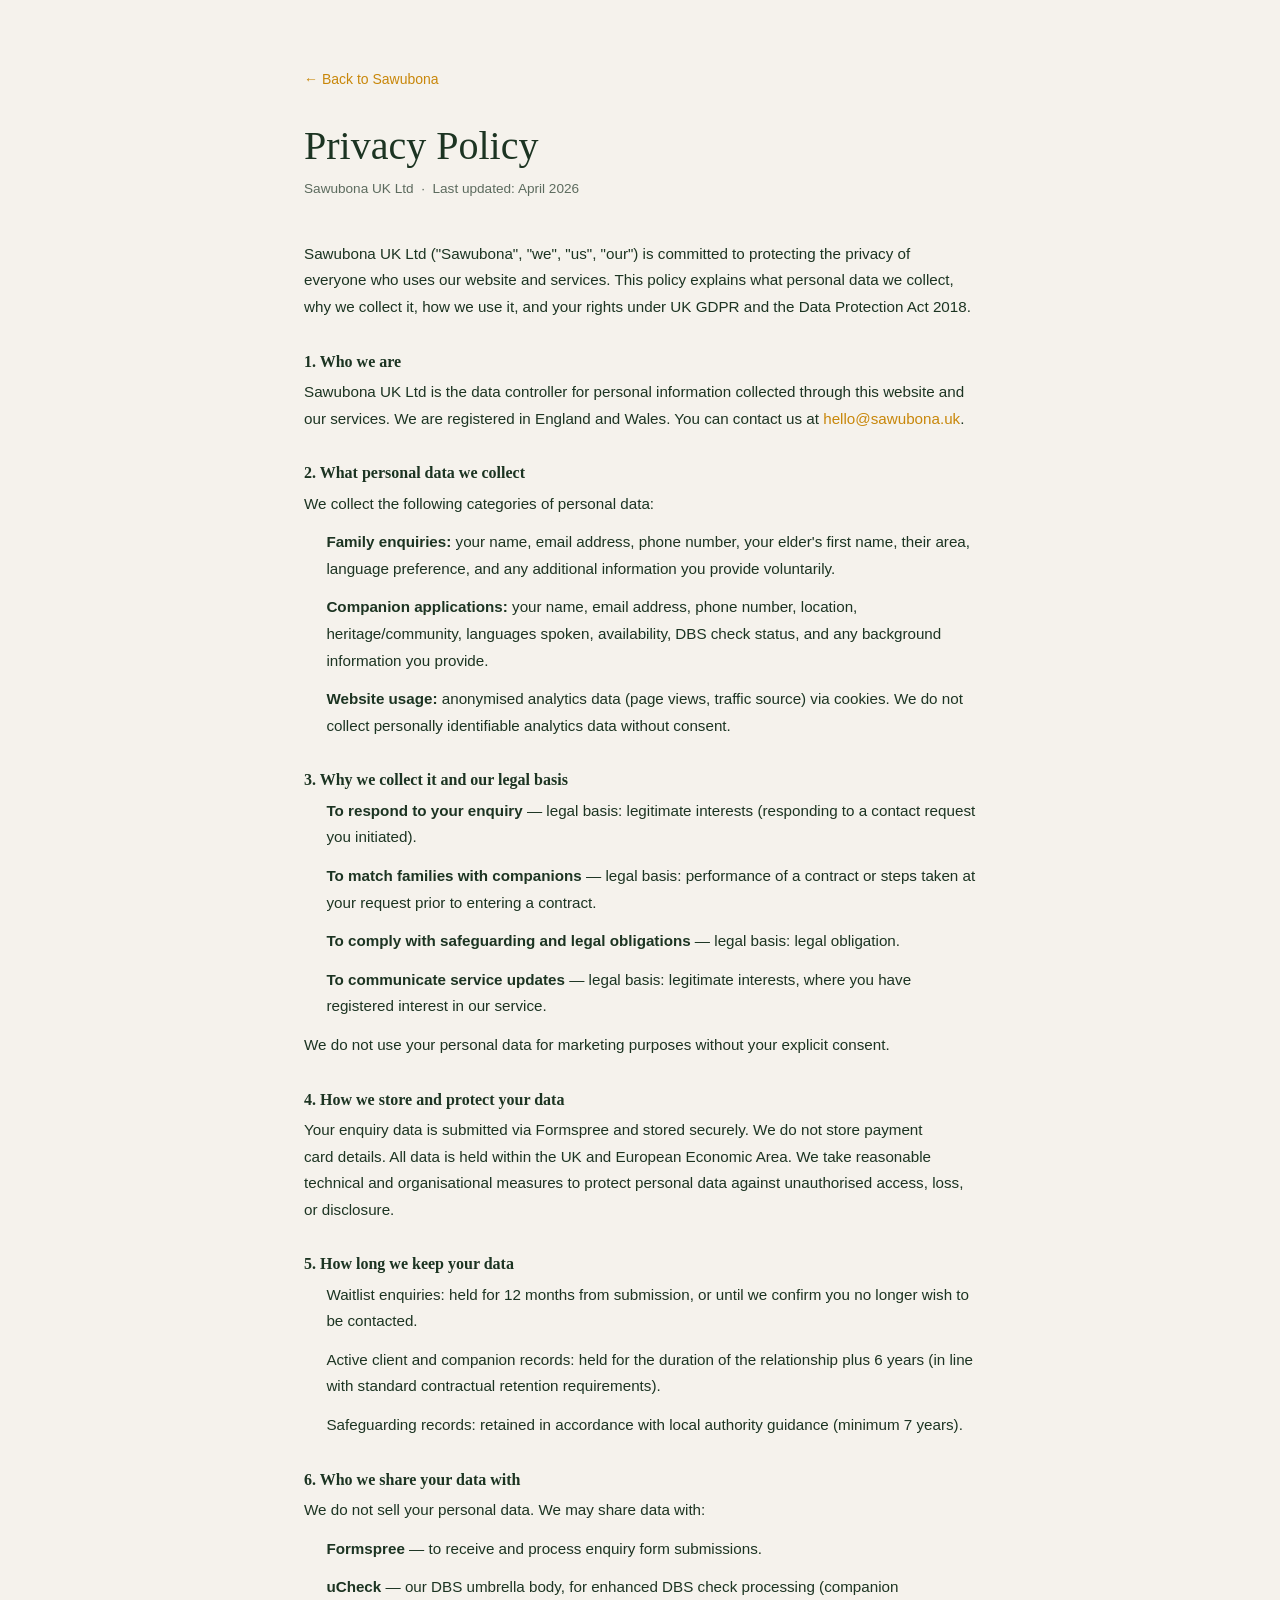
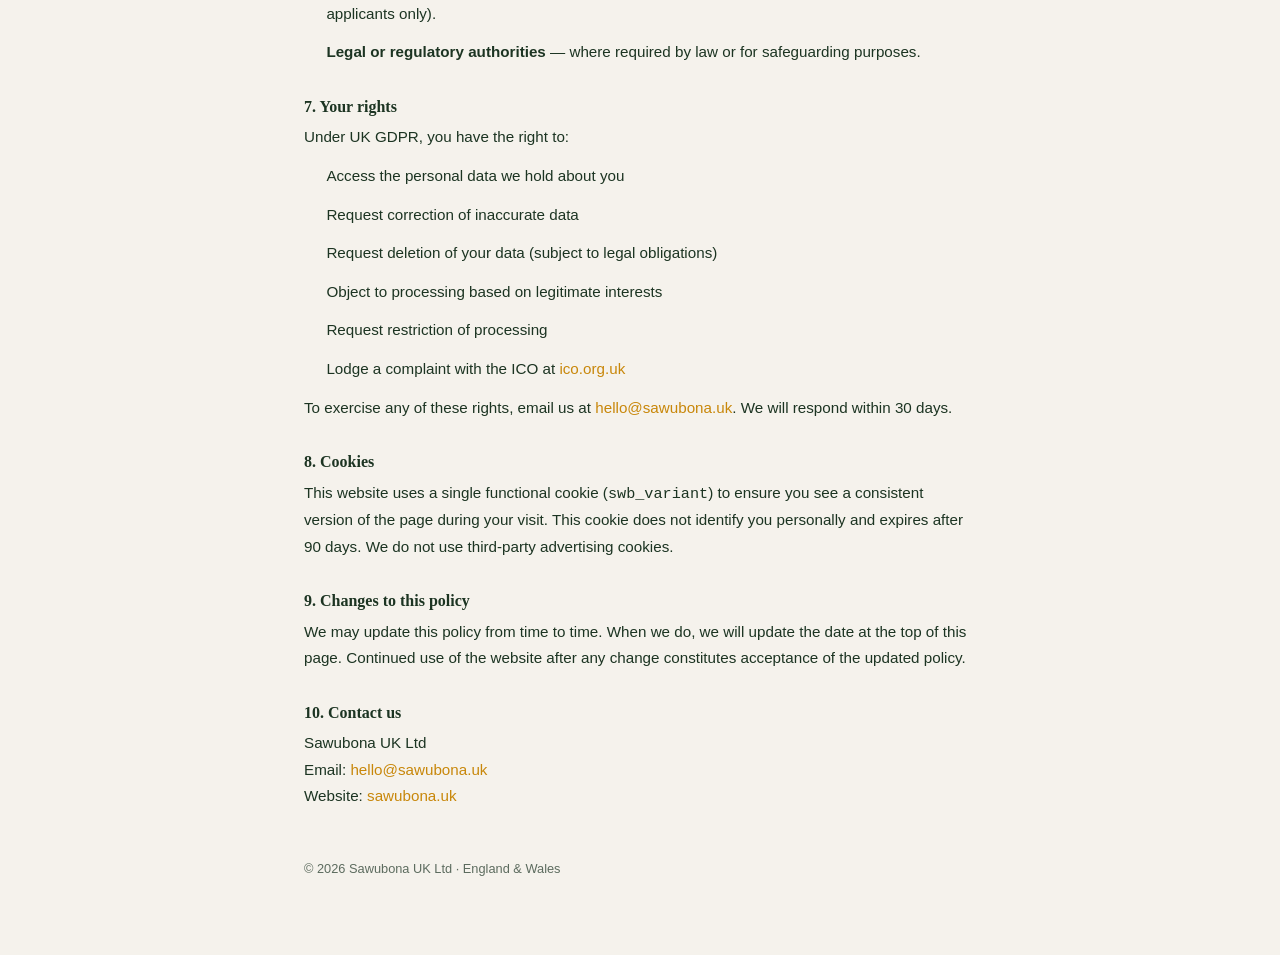
<file: privacy.html>
<!DOCTYPE html>
<html lang="en">
<head>
  <meta charset="UTF-8" />
  <meta name="viewport" content="width=device-width, initial-scale=1.0" />
  <title>Privacy Policy — Sawubona</title>
  <link href="https://api.fontshare.com/v2/css?f[]=boska@400,500,700&f[]=general-sans@400,500,600&display=swap" rel="stylesheet" />
  <link rel="stylesheet" href="style.css" />
  <style>
    .legal-page { max-width: 720px; margin: 0 auto; padding: clamp(2rem, 5vw, 4rem) 1.5rem; }
    .legal-page h1 { font-family: 'Boska', Georgia, serif; font-size: clamp(1.8rem, 4vw, 2.5rem); font-weight: 500; color: #1C3422; margin-bottom: 0.5rem; }
    .legal-page .meta { font-size: 0.85rem; color: #5C6B5E; margin-bottom: 2.5rem; }
    .legal-page h2 { font-size: 1rem; font-weight: 700; color: #1C3422; margin: 2rem 0 0.5rem; }
    .legal-page p, .legal-page li { font-size: 0.95rem; line-height: 1.75; color: #1C3422; margin-bottom: 0.75rem; }
    .legal-page ul { padding-left: 1.4rem; }
    .legal-page a { color: #C8870A; }
    .legal-back { display: inline-block; margin-bottom: 2rem; font-size: 0.875rem; color: #5C6B5E; text-decoration: none; }
    .legal-back:hover { color: #1C3422; }
  </style>
</head>
<body style="background: #F5F2EC;">

  <div class="legal-page">
    <a href="index.html" class="legal-back">← Back to Sawubona</a>

    <h1>Privacy Policy</h1>
    <p class="meta">Sawubona UK Ltd &nbsp;·&nbsp; Last updated: April 2026</p>

    <p>Sawubona UK Ltd ("Sawubona", "we", "us", "our") is committed to protecting the privacy of everyone who uses our website and services. This policy explains what personal data we collect, why we collect it, how we use it, and your rights under UK GDPR and the Data Protection Act 2018.</p>

    <h2>1. Who we are</h2>
    <p>Sawubona UK Ltd is the data controller for personal information collected through this website and our services. We are registered in England and Wales. You can contact us at <a href="mailto:hello@sawubona.uk">hello@sawubona.uk</a>.</p>

    <h2>2. What personal data we collect</h2>
    <p>We collect the following categories of personal data:</p>
    <ul>
      <li><strong>Family enquiries:</strong> your name, email address, phone number, your elder's first name, their area, language preference, and any additional information you provide voluntarily.</li>
      <li><strong>Companion applications:</strong> your name, email address, phone number, location, heritage/community, languages spoken, availability, DBS check status, and any background information you provide.</li>
      <li><strong>Website usage:</strong> anonymised analytics data (page views, traffic source) via cookies. We do not collect personally identifiable analytics data without consent.</li>
    </ul>

    <h2>3. Why we collect it and our legal basis</h2>
    <ul>
      <li><strong>To respond to your enquiry</strong> — legal basis: legitimate interests (responding to a contact request you initiated).</li>
      <li><strong>To match families with companions</strong> — legal basis: performance of a contract or steps taken at your request prior to entering a contract.</li>
      <li><strong>To comply with safeguarding and legal obligations</strong> — legal basis: legal obligation.</li>
      <li><strong>To communicate service updates</strong> — legal basis: legitimate interests, where you have registered interest in our service.</li>
    </ul>
    <p>We do not use your personal data for marketing purposes without your explicit consent.</p>

    <h2>4. How we store and protect your data</h2>
    <p>Your enquiry data is submitted via Formspree and stored securely. We do not store payment card details. All data is held within the UK and European Economic Area. We take reasonable technical and organisational measures to protect personal data against unauthorised access, loss, or disclosure.</p>

    <h2>5. How long we keep your data</h2>
    <ul>
      <li>Waitlist enquiries: held for 12 months from submission, or until we confirm you no longer wish to be contacted.</li>
      <li>Active client and companion records: held for the duration of the relationship plus 6 years (in line with standard contractual retention requirements).</li>
      <li>Safeguarding records: retained in accordance with local authority guidance (minimum 7 years).</li>
    </ul>

    <h2>6. Who we share your data with</h2>
    <p>We do not sell your personal data. We may share data with:</p>
    <ul>
      <li><strong>Formspree</strong> — to receive and process enquiry form submissions.</li>
      <li><strong>uCheck</strong> — our DBS umbrella body, for enhanced DBS check processing (companion applicants only).</li>
      <li><strong>Legal or regulatory authorities</strong> — where required by law or for safeguarding purposes.</li>
    </ul>

    <h2>7. Your rights</h2>
    <p>Under UK GDPR, you have the right to:</p>
    <ul>
      <li>Access the personal data we hold about you</li>
      <li>Request correction of inaccurate data</li>
      <li>Request deletion of your data (subject to legal obligations)</li>
      <li>Object to processing based on legitimate interests</li>
      <li>Request restriction of processing</li>
      <li>Lodge a complaint with the ICO at <a href="https://ico.org.uk" target="_blank" rel="noopener">ico.org.uk</a></li>
    </ul>
    <p>To exercise any of these rights, email us at <a href="mailto:hello@sawubona.uk">hello@sawubona.uk</a>. We will respond within 30 days.</p>

    <h2>8. Cookies</h2>
    <p>This website uses a single functional cookie (<code>swb_variant</code>) to ensure you see a consistent version of the page during your visit. This cookie does not identify you personally and expires after 90 days. We do not use third-party advertising cookies.</p>

    <h2>9. Changes to this policy</h2>
    <p>We may update this policy from time to time. When we do, we will update the date at the top of this page. Continued use of the website after any change constitutes acceptance of the updated policy.</p>

    <h2>10. Contact us</h2>
    <p>Sawubona UK Ltd<br>Email: <a href="mailto:hello@sawubona.uk">hello@sawubona.uk</a><br>Website: <a href="https://sawubona.uk">sawubona.uk</a></p>

    <p style="margin-top: 3rem; font-size: 0.8rem; color: #5C6B5E;">© 2026 Sawubona UK Ltd · England &amp; Wales</p>
  </div>

</body>
</html>
</file>
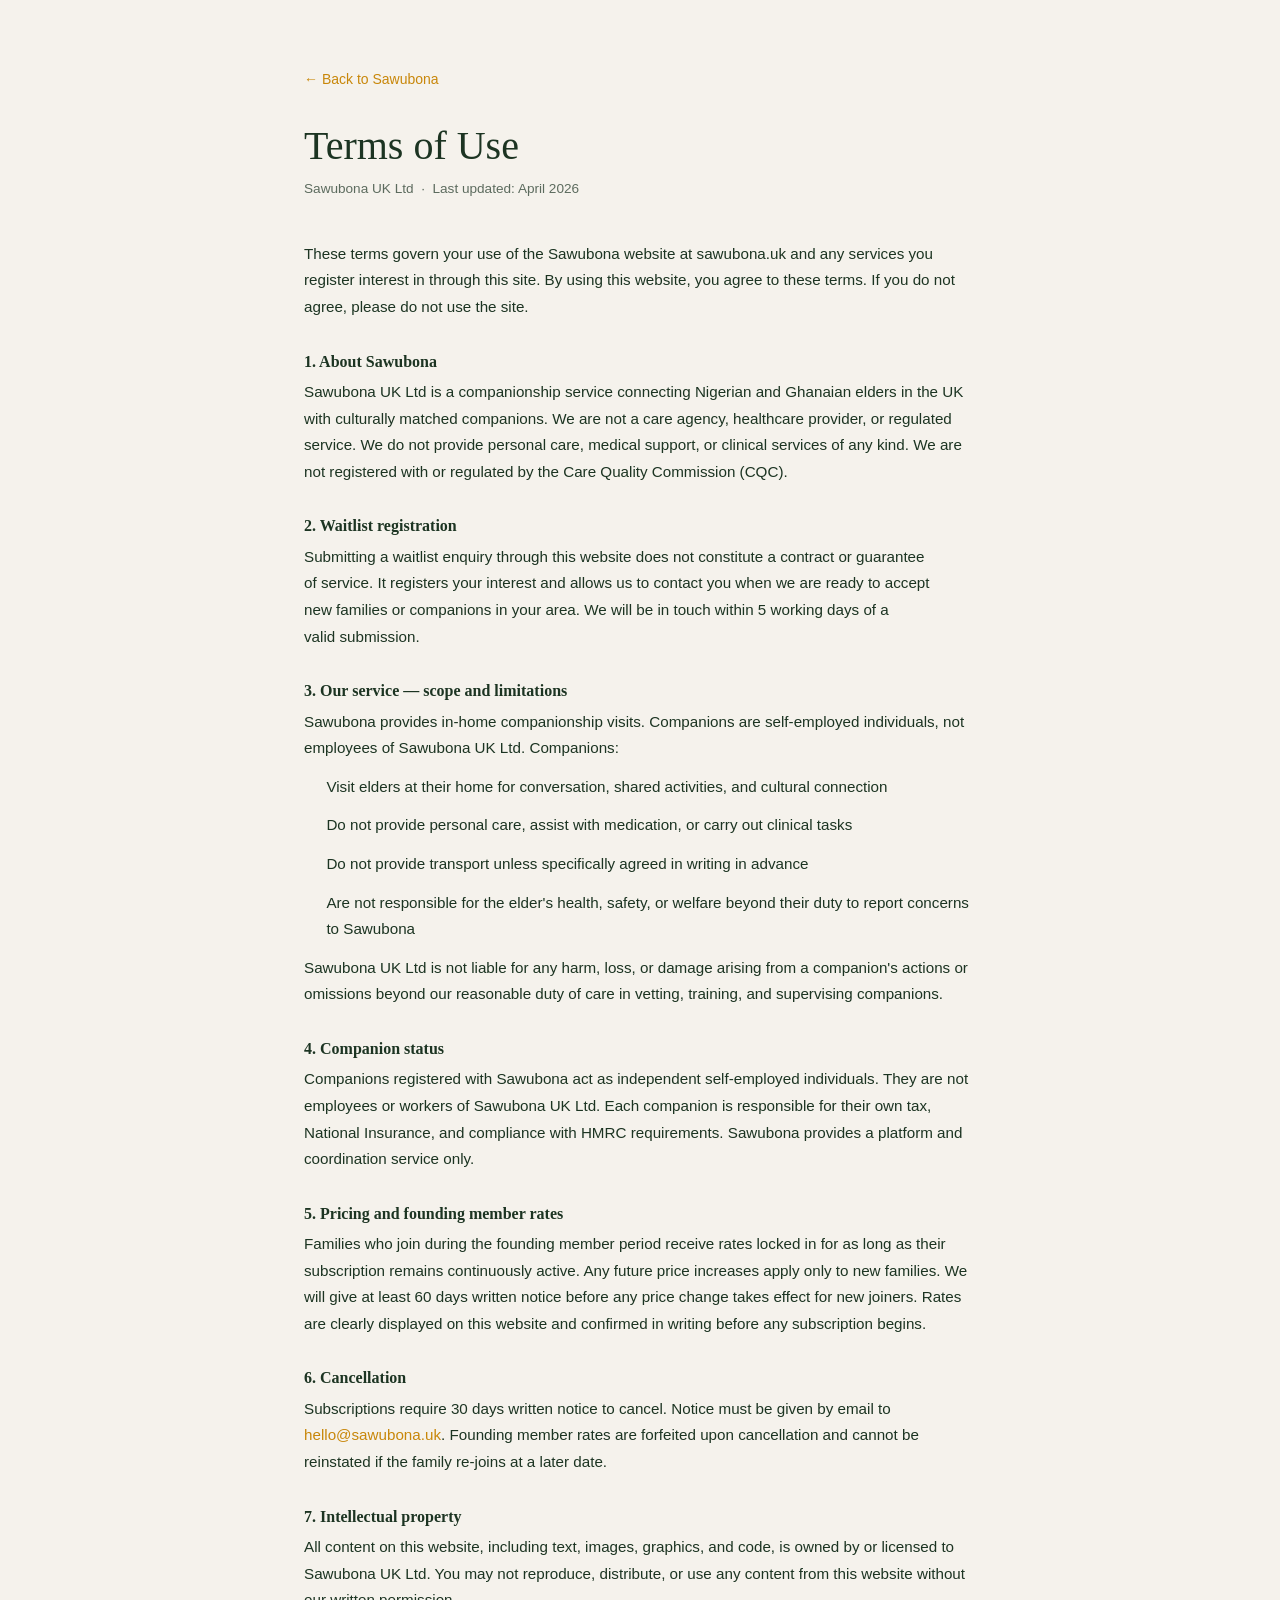
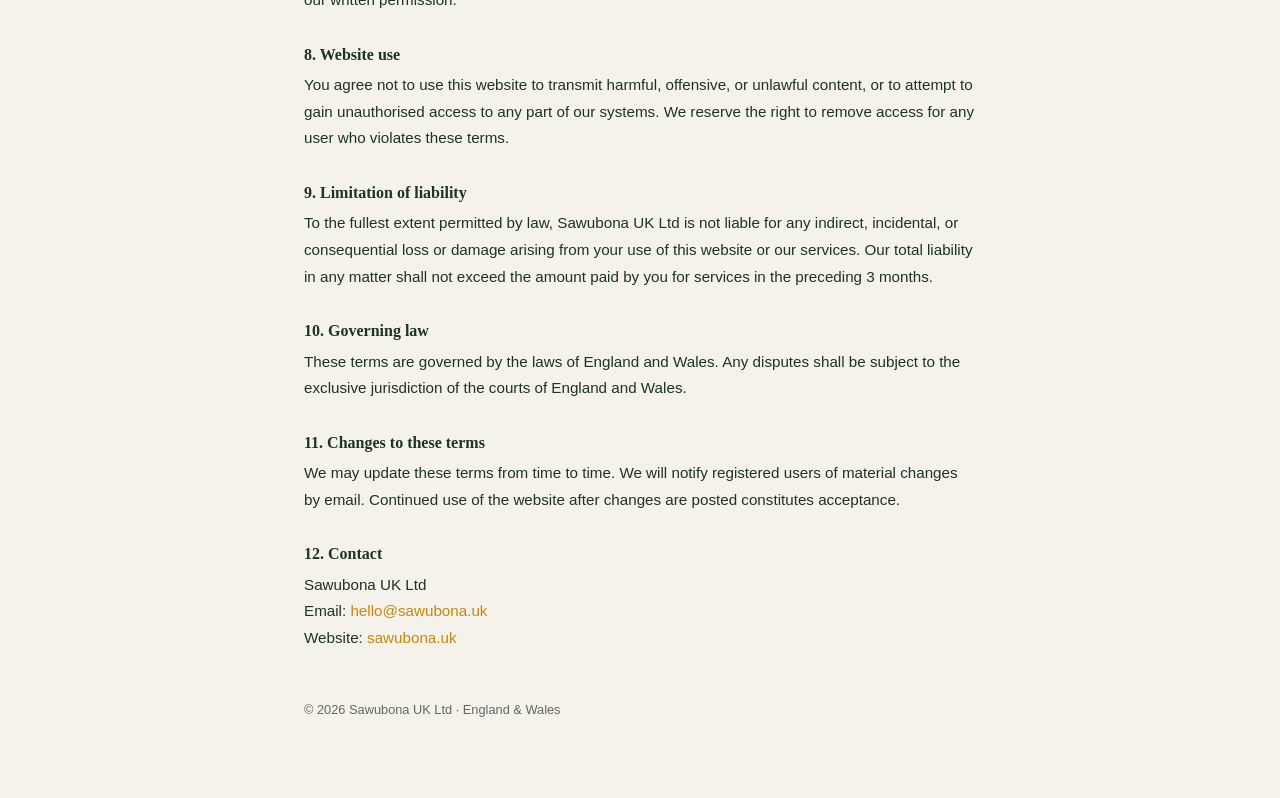
<file: terms.html>
<!DOCTYPE html>
<html lang="en">
<head>
  <meta charset="UTF-8" />
  <meta name="viewport" content="width=device-width, initial-scale=1.0" />
  <title>Terms of Use — Sawubona</title>
  <link href="https://api.fontshare.com/v2/css?f[]=boska@400,500,700&f[]=general-sans@400,500,600&display=swap" rel="stylesheet" />
  <link rel="stylesheet" href="style.css" />
  <style>
    .legal-page { max-width: 720px; margin: 0 auto; padding: clamp(2rem, 5vw, 4rem) 1.5rem; }
    .legal-page h1 { font-family: 'Boska', Georgia, serif; font-size: clamp(1.8rem, 4vw, 2.5rem); font-weight: 500; color: #1C3422; margin-bottom: 0.5rem; }
    .legal-page .meta { font-size: 0.85rem; color: #5C6B5E; margin-bottom: 2.5rem; }
    .legal-page h2 { font-size: 1rem; font-weight: 700; color: #1C3422; margin: 2rem 0 0.5rem; }
    .legal-page p, .legal-page li { font-size: 0.95rem; line-height: 1.75; color: #1C3422; margin-bottom: 0.75rem; }
    .legal-page ul { padding-left: 1.4rem; }
    .legal-page a { color: #C8870A; }
    .legal-back { display: inline-block; margin-bottom: 2rem; font-size: 0.875rem; color: #5C6B5E; text-decoration: none; }
    .legal-back:hover { color: #1C3422; }
  </style>
</head>
<body style="background: #F5F2EC;">

  <div class="legal-page">
    <a href="index.html" class="legal-back">← Back to Sawubona</a>

    <h1>Terms of Use</h1>
    <p class="meta">Sawubona UK Ltd &nbsp;·&nbsp; Last updated: April 2026</p>

    <p>These terms govern your use of the Sawubona website at sawubona.uk and any services you register interest in through this site. By using this website, you agree to these terms. If you do not agree, please do not use the site.</p>

    <h2>1. About Sawubona</h2>
    <p>Sawubona UK Ltd is a companionship service connecting Nigerian and Ghanaian elders in the UK with culturally matched companions. We are not a care agency, healthcare provider, or regulated service. We do not provide personal care, medical support, or clinical services of any kind. We are not registered with or regulated by the Care Quality Commission (CQC).</p>

    <h2>2. Waitlist registration</h2>
    <p>Submitting a waitlist enquiry through this website does not constitute a contract or guarantee of service. It registers your interest and allows us to contact you when we are ready to accept new families or companions in your area. We will be in touch within 5 working days of a valid submission.</p>

    <h2>3. Our service — scope and limitations</h2>
    <p>Sawubona provides in-home companionship visits. Companions are self-employed individuals, not employees of Sawubona UK Ltd. Companions:</p>
    <ul>
      <li>Visit elders at their home for conversation, shared activities, and cultural connection</li>
      <li>Do not provide personal care, assist with medication, or carry out clinical tasks</li>
      <li>Do not provide transport unless specifically agreed in writing in advance</li>
      <li>Are not responsible for the elder's health, safety, or welfare beyond their duty to report concerns to Sawubona</li>
    </ul>
    <p>Sawubona UK Ltd is not liable for any harm, loss, or damage arising from a companion's actions or omissions beyond our reasonable duty of care in vetting, training, and supervising companions.</p>

    <h2>4. Companion status</h2>
    <p>Companions registered with Sawubona act as independent self-employed individuals. They are not employees or workers of Sawubona UK Ltd. Each companion is responsible for their own tax, National Insurance, and compliance with HMRC requirements. Sawubona provides a platform and coordination service only.</p>

    <h2>5. Pricing and founding member rates</h2>
    <p>Families who join during the founding member period receive rates locked in for as long as their subscription remains continuously active. Any future price increases apply only to new families. We will give at least 60 days written notice before any price change takes effect for new joiners. Rates are clearly displayed on this website and confirmed in writing before any subscription begins.</p>

    <h2>6. Cancellation</h2>
    <p>Subscriptions require 30 days written notice to cancel. Notice must be given by email to <a href="mailto:hello@sawubona.uk">hello@sawubona.uk</a>. Founding member rates are forfeited upon cancellation and cannot be reinstated if the family re-joins at a later date.</p>

    <h2>7. Intellectual property</h2>
    <p>All content on this website, including text, images, graphics, and code, is owned by or licensed to Sawubona UK Ltd. You may not reproduce, distribute, or use any content from this website without our written permission.</p>

    <h2>8. Website use</h2>
    <p>You agree not to use this website to transmit harmful, offensive, or unlawful content, or to attempt to gain unauthorised access to any part of our systems. We reserve the right to remove access for any user who violates these terms.</p>

    <h2>9. Limitation of liability</h2>
    <p>To the fullest extent permitted by law, Sawubona UK Ltd is not liable for any indirect, incidental, or consequential loss or damage arising from your use of this website or our services. Our total liability in any matter shall not exceed the amount paid by you for services in the preceding 3 months.</p>

    <h2>10. Governing law</h2>
    <p>These terms are governed by the laws of England and Wales. Any disputes shall be subject to the exclusive jurisdiction of the courts of England and Wales.</p>

    <h2>11. Changes to these terms</h2>
    <p>We may update these terms from time to time. We will notify registered users of material changes by email. Continued use of the website after changes are posted constitutes acceptance.</p>

    <h2>12. Contact</h2>
    <p>Sawubona UK Ltd<br>Email: <a href="mailto:hello@sawubona.uk">hello@sawubona.uk</a><br>Website: <a href="https://sawubona.uk">sawubona.uk</a></p>

    <p style="margin-top: 3rem; font-size: 0.8rem; color: #5C6B5E;">© 2026 Sawubona UK Ltd · England &amp; Wales</p>
  </div>

</body>
</html>
</file>
<file: style.css>
/* ============================================================
   CompanionCare — Waitlist Landing Page
   Warm, community-led, professional and trustworthy
   Fonts: Boska (display) + General Sans (body)
   Palette: Deep forest green + warm gold + cream
   ============================================================ */

/* ── DESIGN TOKENS ─────────────────────────────────────────── */
:root {
  /* Type scale */
  --text-xs:   clamp(0.75rem,  0.7rem  + 0.25vw, 0.875rem);
  --text-sm:   clamp(0.875rem, 0.8rem  + 0.35vw, 1rem);
  --text-base: clamp(1rem,     0.95rem + 0.25vw, 1.125rem);
  --text-lg:   clamp(1.125rem, 1rem    + 0.75vw, 1.5rem);
  --text-xl:   clamp(1.5rem,   1.2rem  + 1.25vw, 2.25rem);
  --text-2xl:  clamp(2rem,     1.2rem  + 2.5vw,  3.5rem);
  --text-3xl:  clamp(2.5rem,   1rem    + 4vw,    4.5rem);

  /* Spacing */
  --space-1: 0.25rem; --space-2: 0.5rem;  --space-3: 0.75rem;
  --space-4: 1rem;    --space-5: 1.25rem; --space-6: 1.5rem;
  --space-8: 2rem;    --space-10: 2.5rem; --space-12: 3rem;
  --space-16: 4rem;   --space-20: 5rem;   --space-24: 6rem;

  /* Fonts */
  --font-display: 'Boska', 'Georgia', serif;
  --font-body:    'General Sans', 'Helvetica Neue', sans-serif;

  /* Brand palette — Forest green + warm gold + cream */
  --color-bg:             #F5F2EC;
  --color-surface:        #FAF8F3;
  --color-surface-2:      #FFFFFF;
  --color-surface-tinted: #EEF4EF;
  --color-border:         #DDD9CF;
  --color-divider:        #E8E4DC;

  --color-text:           #1C2B1E;
  --color-text-muted:     #5C6B5E;
  --color-text-faint:     #9CAE9E;
  --color-text-inverse:   #F5F2EC;

  --color-primary:        #2C5F3A;
  --color-primary-hover:  #1E4229;
  --color-primary-light:  #EEF4EF;
  --color-primary-mid:    #C2D9C6;

  --color-gold:           #C8870A;
  --color-gold-hover:     #A36A04;
  --color-gold-light:     #FBF3E3;
  --color-gold-mid:       #F0D08A;

  --color-dark:           #1C2B1E;
  --color-dark-surface:   #243028;

  /* Radii & shadows */
  --radius-sm:  0.375rem;
  --radius-md:  0.625rem;
  --radius-lg:  1rem;
  --radius-xl:  1.5rem;
  --radius-full: 9999px;

  --shadow-sm: 0 1px 3px rgba(28,43,30,0.07);
  --shadow-md: 0 4px 16px rgba(28,43,30,0.10);
  --shadow-lg: 0 12px 40px rgba(28,43,30,0.13);

  --transition: 180ms cubic-bezier(0.16, 1, 0.3, 1);

  /* Layout */
  --content-default: 1100px;
  --content-narrow:  680px;
}

[data-theme="dark"] {
  --color-bg:             #141A15;
  --color-surface:        #1A2219;
  --color-surface-2:      #1F2A1F;
  --color-surface-tinted: #1A2219;
  --color-border:         #2E3D30;
  --color-divider:        #263229;
  --color-text:           #D8E8D8;
  --color-text-muted:     #7A9A7C;
  --color-text-faint:     #4A6B4C;
  --color-text-inverse:   #141A15;
  --color-primary:        #5A9E6A;
  --color-primary-hover:  #4A8858;
  --color-primary-light:  #1E3020;
  --color-primary-mid:    #2E4A30;
  --color-gold:           #E8A830;
  --color-gold-hover:     #CF9220;
  --color-gold-light:     #2A2010;
  --color-gold-mid:       #4A3818;
  --color-dark:           #D8E8D8;
  --color-dark-surface:   #1A2219;
  --shadow-sm: 0 1px 3px rgba(0,0,0,0.3);
  --shadow-md: 0 4px 16px rgba(0,0,0,0.4);
  --shadow-lg: 0 12px 40px rgba(0,0,0,0.5);
}

/* ── BASE ───────────────────────────────────────────────────── */
*, *::before, *::after { box-sizing: border-box; margin: 0; padding: 0; }
html {
  -webkit-font-smoothing: antialiased;
  text-rendering: optimizeLegibility;
  scroll-behavior: smooth;
  scroll-padding-top: 80px;
}
body {
  font-family: var(--font-body);
  font-size: var(--text-base);
  color: var(--color-text);
  background: var(--color-bg);
  line-height: 1.65;
  min-height: 100dvh;
}
img, svg { display: block; max-width: 100%; }
h1,h2,h3,h4 { font-family: var(--font-display); text-wrap: balance; line-height: 1.15; }
p, li { text-wrap: pretty; }
a { color: inherit; text-decoration: none; transition: color var(--transition); }
button { cursor: pointer; font-family: var(--font-body); border: none; background: none; }
input, select, textarea { font-family: var(--font-body); font-size: var(--text-base); color: var(--color-text); }
ul { list-style: none; }
::selection { background: var(--color-primary-mid); color: var(--color-text); }
:focus-visible { outline: 2px solid var(--color-primary); outline-offset: 3px; border-radius: var(--radius-sm); }

/* ── UTILITIES ──────────────────────────────────────────────── */
.container {
  width: 100%;
  max-width: var(--content-default);
  margin-inline: auto;
  padding-inline: clamp(var(--space-5), 5vw, var(--space-12));
}

/* ── BUTTONS ────────────────────────────────────────────────── */
.btn {
  display: inline-flex;
  align-items: center;
  justify-content: center;
  gap: var(--space-2);
  font-family: var(--font-body);
  font-weight: 600;
  border-radius: var(--radius-full);
  transition: background var(--transition), color var(--transition),
              box-shadow var(--transition), transform var(--transition);
  white-space: nowrap;
  cursor: pointer;
}
.btn:active { transform: translateY(1px); }
.btn--sm  { font-size: var(--text-sm);  padding: var(--space-2) var(--space-5); }
.btn--lg  { font-size: var(--text-base); padding: var(--space-3) var(--space-8); }
.btn--full { width: 100%; padding-block: var(--space-4); font-size: var(--text-base); }

.btn--primary {
  background: var(--color-primary);
  color: #fff;
  border: 2px solid var(--color-primary);
}
.btn--primary:hover {
  background: var(--color-primary-hover);
  border-color: var(--color-primary-hover);
  box-shadow: var(--shadow-md);
}
.btn--ghost {
  background: transparent;
  color: var(--color-text);
  border: 2px solid var(--color-border);
}
.btn--ghost:hover {
  border-color: var(--color-primary);
  color: var(--color-primary);
}
.btn--outline {
  background: transparent;
  color: var(--color-primary);
  border: 2px solid var(--color-primary);
}
.btn--outline:hover {
  background: var(--color-primary);
  color: #fff;
}
.btn--gold {
  background: var(--color-gold);
  color: #fff;
  border: 2px solid var(--color-gold);
}
.btn--gold:hover {
  background: var(--color-gold-hover);
  border-color: var(--color-gold-hover);
  box-shadow: var(--shadow-md);
}

/* ── NAV ────────────────────────────────────────────────────── */
.nav {
  position: sticky;
  top: 0;
  z-index: 100;
  background: oklch(from var(--color-bg) l c h / 0.92);
  backdrop-filter: blur(14px);
  -webkit-backdrop-filter: blur(14px);
  border-bottom: 1px solid var(--color-divider);
  transition: box-shadow var(--transition);
}
.nav__inner {
  display: flex;
  align-items: center;
  gap: var(--space-8);
  padding-block: var(--space-4);
  max-width: var(--content-default);
  margin-inline: auto;
  padding-inline: clamp(var(--space-5), 5vw, var(--space-12));
}
.nav__logo {
  display: flex;
  align-items: center;
  gap: var(--space-2);
  color: var(--color-primary);
  flex-shrink: 0;
}
.nav__wordmark {
  font-family: var(--font-display);
  font-weight: 700;
  font-size: var(--text-lg);
  color: var(--color-text);
  letter-spacing: -0.01em;
}
.nav__links {
  display: flex;
  gap: var(--space-8);
  margin-left: var(--space-4);
  flex: 1;
}
.nav__links a {
  font-size: var(--text-sm);
  font-weight: 500;
  color: var(--color-text-muted);
  transition: color var(--transition);
}
.nav__links a:hover { color: var(--color-text); }
.nav__actions {
  display: flex;
  align-items: center;
  gap: var(--space-3);
  margin-left: auto;
}
.theme-toggle {
  display: flex;
  align-items: center;
  justify-content: center;
  width: 36px; height: 36px;
  border-radius: var(--radius-full);
  color: var(--color-text-muted);
  transition: background var(--transition), color var(--transition);
}
.theme-toggle:hover { background: var(--color-primary-light); color: var(--color-primary); }

/* ── HERO ────────────────────────────────────────────────────── */
.hero {
  position: relative;
  overflow: hidden;
  padding-block: clamp(var(--space-16), 10vw, var(--space-24));
}
.hero__bg-pattern {
  position: absolute;
  inset: 0;
  background:
    radial-gradient(ellipse 60% 50% at 80% 20%, oklch(from var(--color-primary) l c h / 0.07) 0%, transparent 70%),
    radial-gradient(ellipse 40% 60% at 10% 80%, oklch(from var(--color-gold) l c h / 0.06) 0%, transparent 70%);
  pointer-events: none;
}
.hero .container {
  display: grid;
  grid-template-columns: 1fr 1fr;
  gap: var(--space-16);
  align-items: center;
}
.hero__content { display: flex; flex-direction: column; gap: var(--space-6); }
.badge {
  display: inline-flex;
  align-items: center;
  gap: var(--space-2);
  padding: var(--space-2) var(--space-4);
  background: var(--color-primary-light);
  color: var(--color-primary);
  border: 1px solid var(--color-primary-mid);
  border-radius: var(--radius-full);
  font-size: var(--text-sm);
  font-weight: 600;
}
.hero__headline {
  font-size: var(--text-3xl);
  font-weight: 700;
  color: var(--color-text);
  letter-spacing: -0.02em;
  line-height: 1.1;
}
.hero__headline em {
  font-style: italic;
  color: var(--color-primary);
}
.hero__sub {
  font-size: var(--text-lg);
  color: var(--color-text-muted);
  max-width: 52ch;
  line-height: 1.7;
}
.hero__ctas {
  display: flex;
  gap: var(--space-4);
  flex-wrap: wrap;
}
.hero__trust {
  display: flex;
  align-items: center;
  gap: var(--space-2);
  font-size: var(--text-sm);
  color: var(--color-text-faint);
}
.hero__trust svg { color: var(--color-primary); flex-shrink: 0; }

/* Hero visual */
.hero__visual {
  position: relative;
  display: flex;
  flex-direction: column;
  gap: var(--space-4);
  padding: var(--space-8);
}
.hero__adinkra {
  position: absolute;
  top: 50%; left: 50%;
  transform: translate(-50%, -50%);
  width: 260px; height: 260px;
  color: var(--color-primary);
  pointer-events: none;
  z-index: 0;
}
.hero__card {
  position: relative;
  z-index: 1;
  display: flex;
  align-items: center;
  gap: var(--space-4);
  padding: var(--space-5) var(--space-6);
  background: var(--color-surface-2);
  border: 1px solid var(--color-border);
  border-radius: var(--radius-lg);
  box-shadow: var(--shadow-md);
  max-width: 320px;
}
.hero__card--1 { align-self: flex-start; margin-left: var(--space-8); }
.hero__card--2 { align-self: flex-end;   margin-right: var(--space-8); }
.hero__card-dot {
  width: 12px; height: 12px;
  border-radius: 50%;
  background: var(--color-primary);
  flex-shrink: 0;
}
.hero__card-dot--gold { background: var(--color-gold); }
.hero__card-text { display: flex; flex-direction: column; gap: 2px; }
.hero__card-text strong { font-size: var(--text-sm); font-weight: 600; }
.hero__card-text span   { font-size: var(--text-xs); color: var(--color-text-muted); }

.hero__stat {
  position: relative; z-index: 1;
  align-self: center;
  text-align: center;
  padding: var(--space-6);
  background: var(--color-primary);
  border-radius: var(--radius-lg);
  max-width: 240px;
  margin-inline: auto;
}
.hero__stat-num {
  display: block;
  font-family: var(--font-display);
  font-size: var(--text-2xl);
  font-weight: 700;
  color: #fff;
  line-height: 1;
  margin-bottom: var(--space-2);
}
.hero__stat-label {
  font-size: var(--text-xs);
  color: rgba(255,255,255,0.75);
  line-height: 1.5;
}

/* ── TRUST BAR ───────────────────────────────────────────────── */
.trust-bar {
  background: var(--color-surface);
  border-block: 1px solid var(--color-divider);
  padding-block: var(--space-5);
}
.trust-bar__inner {
  display: flex;
  align-items: center;
  justify-content: center;
  gap: var(--space-6);
  flex-wrap: wrap;
}
.trust-item {
  display: flex;
  align-items: center;
  gap: var(--space-2);
  font-size: var(--text-sm);
  font-weight: 500;
  color: var(--color-text-muted);
}
.trust-item svg { color: var(--color-primary); flex-shrink: 0; }
.trust-divider {
  width: 1px; height: 20px;
  background: var(--color-border);
}

/* ── SECTIONS ───────────────────────────────────────────────── */
.section {
  padding-block: clamp(var(--space-16), 8vw, var(--space-24));
}
.section--tinted { background: var(--color-surface); }
.section--dark   { background: var(--cc-dark-bg); color: var(--cc-dark-text); }

.section-label {
  font-size: var(--text-xs);
  font-weight: 600;
  letter-spacing: 0.1em;
  text-transform: uppercase;
  color: var(--color-primary);
  margin-bottom: var(--space-3);
}
.section-label--light { color: var(--color-primary-mid); }
.section-title {
  font-size: var(--text-2xl);
  font-weight: 700;
  letter-spacing: -0.02em;
  color: var(--color-text);
  margin-bottom: var(--space-5);
}
.section-title--light { color: #fff; }
.section-intro {
  font-size: var(--text-lg);
  color: var(--color-text-muted);
  max-width: 58ch;
  line-height: 1.7;
  margin-bottom: var(--space-12);
}

/* ── WHAT WE ARE: SPLIT GRID ────────────────────────────────── */
.split-grid {
  display: grid;
  grid-template-columns: 1fr 1fr;
  gap: var(--space-6);
  margin-top: var(--space-4);
}
.split-card {
  padding: var(--space-8);
  border-radius: var(--radius-xl);
}
.split-card h3 {
  font-size: var(--text-lg);
  font-weight: 700;
  margin-bottom: var(--space-5);
}
.split-card--light {
  background: var(--color-primary-light);
  border: 1px solid var(--color-primary-mid);
}
.split-card--light h3 { color: var(--color-primary); }
.split-card--dark {
  background: var(--color-surface);
  border: 1px solid var(--color-border);
}
.split-card--dark h3 { color: var(--color-text-muted); }

.check-list li,
.cross-list li {
  display: flex;
  align-items: flex-start;
  gap: var(--space-3);
  padding-block: var(--space-2);
  font-size: var(--text-sm);
  border-bottom: 1px solid oklch(from var(--color-primary-mid) l c h / 0.4);
}
.check-list li:last-child,
.cross-list li:last-child { border-bottom: none; }
.check-list li::before {
  content: "✓";
  color: var(--color-primary);
  font-weight: 700;
  flex-shrink: 0;
  margin-top: 1px;
}
.cross-list li::before {
  content: "○";
  color: var(--color-text-faint);
  font-weight: 700;
  flex-shrink: 0;
  margin-top: 1px;
}

/* ── STEPS ──────────────────────────────────────────────────── */
.steps {
  display: grid;
  grid-template-columns: repeat(2, 1fr);
  gap: var(--space-6);
}
.step {
  display: flex;
  gap: var(--space-5);
  padding: var(--space-8);
  background: var(--color-surface-2);
  border: 1px solid var(--color-border);
  border-radius: var(--radius-xl);
  box-shadow: var(--shadow-sm);
  transition: box-shadow var(--transition), transform var(--transition);
}
.step:hover { box-shadow: var(--shadow-md); transform: translateY(-2px); }
.step__number {
  font-family: var(--font-display);
  font-size: var(--text-2xl);
  font-weight: 700;
  color: var(--color-primary-mid);
  line-height: 1;
  flex-shrink: 0;
  width: 56px;
}
.step__body h3 {
  font-size: var(--text-lg);
  font-weight: 700;
  margin-bottom: var(--space-3);
  color: var(--color-text);
}
.step__body p {
  font-size: var(--text-sm);
  color: var(--color-text-muted);
  line-height: 1.7;
}

/* ── PLANS ──────────────────────────────────────────────────── */
.plans {
  display: grid;
  grid-template-columns: repeat(3, 1fr);
  gap: var(--space-5);
  margin-bottom: var(--space-10);
}
.plan {
  position: relative;
  padding: var(--space-8);
  background: var(--color-surface);
  border: 1px solid var(--color-border);
  border-radius: var(--radius-xl);
  display: flex;
  flex-direction: column;
  gap: var(--space-4);
  transition: box-shadow var(--transition), transform var(--transition);
}
.plan:hover { box-shadow: var(--shadow-md); transform: translateY(-2px); }
.plan--featured {
  background: var(--color-primary);
  border-color: var(--color-primary);
  color: #fff;
  transform: translateY(-6px);
  box-shadow: var(--shadow-lg);
}
.plan--featured:hover { transform: translateY(-8px); }
.plan__badge {
  position: absolute;
  top: -13px;
  left: 50%;
  transform: translateX(-50%);
  background: var(--color-gold);
  color: #fff;
  font-size: var(--text-xs);
  font-weight: 700;
  padding: var(--space-1) var(--space-4);
  border-radius: var(--radius-full);
  white-space: nowrap;
}
.plan__name {
  font-family: var(--font-display);
  font-size: var(--text-xl);
  font-weight: 700;
}
.plan--featured .plan__name { color: #fff; }
.plan__price {
  font-family: var(--font-display);
  font-size: var(--text-2xl);
  font-weight: 700;
  color: var(--color-primary);
  line-height: 1;
}
.plan--featured .plan__price { color: var(--color-gold-mid); }
.plan__price span {
  font-family: var(--font-body);
  font-size: var(--text-sm);
  font-weight: 400;
  opacity: 0.7;
}
.plan__features {
  display: flex;
  flex-direction: column;
  gap: var(--space-3);
  flex: 1;
  padding-top: var(--space-2);
  border-top: 1px solid var(--color-border);
}
.plan--featured .plan__features { border-color: rgba(255,255,255,0.2); }
.plan__features li {
  font-size: var(--text-sm);
  display: flex;
  align-items: flex-start;
  gap: var(--space-2);
  color: var(--color-text-muted);
}
.plan--featured .plan__features li { color: rgba(255,255,255,0.85); }
.plan__features li::before {
  content: "→";
  color: var(--color-primary);
  flex-shrink: 0;
}
.plan--featured .plan__features li::before { color: var(--color-gold-mid); }
.plan__tag {
  font-size: var(--text-xs);
  color: var(--color-text-faint);
  font-style: italic;
}
.plan--featured .plan__tag { color: rgba(255,255,255,0.55); }

.plans__cta {
  display: flex;
  flex-direction: column;
  align-items: center;
  gap: var(--space-4);
  text-align: center;
}
.plans__note {
  font-size: var(--text-sm);
  color: var(--color-text-faint);
}

/* ── COMPANION SECTION ──────────────────────────────────────── */

/* Explicit colour tokens for the companion dark section —
   fully isolated so they never conflict with the theme tokens */
:root {
  --cc-dark-bg:        #1C3422;   /* rich forest green */
  --cc-dark-surface:   #243B2B;   /* slightly lighter surface */
  --cc-dark-text:      #F0EDE6;   /* warm off-white — always legible */
  --cc-dark-muted:     #B8CDB9;   /* soft sage — for secondary text */
  --cc-dark-border:    rgba(255,255,255,0.10);
  --cc-dark-quote-bg:  rgba(255,255,255,0.05);
}
/* Dark mode: keep same rich green — don't invert it */
[data-theme="dark"] {
  --cc-dark-bg:        #152A1C;
  --cc-dark-surface:   #1D3424;
  --cc-dark-text:      #F0EDE6;
  --cc-dark-muted:     #96B898;
  --cc-dark-border:    rgba(255,255,255,0.08);
  --cc-dark-quote-bg:  rgba(255,255,255,0.04);
}

.companion-split {
  display: grid;
  grid-template-columns: 1fr 1fr;
  gap: var(--space-16);
  align-items: center;
}
.companion-intro {
  font-size: var(--text-base);
  color: var(--cc-dark-muted);
  line-height: 1.75;
  margin-block: var(--space-6);
  max-width: 52ch;
}
.companion-list {
  display: flex;
  flex-direction: column;
  gap: 0;
  margin-bottom: var(--space-8);
}
.companion-list li {
  display: flex;
  align-items: center;
  gap: var(--space-3);
  font-size: var(--text-sm);
  font-weight: 500;
  color: var(--cc-dark-text);
  padding-block: var(--space-3);
  border-bottom: 1px solid var(--cc-dark-border);
}
.companion-list li:last-child { border-bottom: none; }
.companion-list li svg { color: var(--color-gold); flex-shrink: 0; }

/* Section label override for dark bg */
.section--dark .section-label--light {
  color: var(--color-gold);
  opacity: 0.9;
}
/* Heading override */
.section--dark .section-title--light {
  color: var(--cc-dark-text);
}

.companion-split__quote {
  padding: var(--space-10);
  background: var(--cc-dark-quote-bg);
  border: 1px solid var(--cc-dark-border);
  border-left: 4px solid var(--color-gold);
  border-radius: var(--radius-xl);
  position: relative;
  backdrop-filter: blur(4px);
}
.companion-split__quote::before {
  content: '\201C';
  position: absolute;
  top: var(--space-4);
  left: var(--space-8);
  font-family: var(--font-display);
  font-size: 5rem;
  line-height: 1;
  color: var(--color-gold);
  opacity: 0.35;
}
blockquote {
  font-family: var(--font-display);
  font-size: var(--text-xl);
  font-style: italic;
  color: var(--cc-dark-text);
  line-height: 1.55;
  padding-top: var(--space-8);
  margin-bottom: var(--space-5);
}
cite {
  font-size: var(--text-sm);
  color: var(--cc-dark-muted);
  font-style: normal;
}

/* ── WAITLIST FORMS ─────────────────────────────────────────── */
.forms-grid {
  display: grid;
  grid-template-columns: 1fr 1fr;
  gap: var(--space-8);
  margin-top: var(--space-4);
}
.form-card {
  background: var(--color-surface-2);
  border: 1px solid var(--color-border);
  border-radius: var(--radius-xl);
  overflow: hidden;
  box-shadow: var(--shadow-md);
}
.form-card__header {
  padding: var(--space-6) var(--space-8);
}
.form-card__header h3 {
  font-size: var(--text-lg);
  font-weight: 700;
  color: #fff;
  margin-bottom: var(--space-1);
}
.form-card__header p {
  font-size: var(--text-sm);
  color: rgba(255,255,255,0.75);
}
.form-card__header--teal { background: var(--color-primary); }
.form-card__header--gold { background: var(--color-gold); }

.waitlist-form {
  padding: var(--space-8);
  display: flex;
  flex-direction: column;
  gap: var(--space-5);
}
.field {
  display: flex;
  flex-direction: column;
  gap: var(--space-2);
}
.field label {
  font-size: var(--text-sm);
  font-weight: 600;
  color: var(--color-text);
}
.field input,
.field select,
.field textarea {
  padding: var(--space-3) var(--space-4);
  background: var(--color-bg);
  border: 1.5px solid var(--color-border);
  border-radius: var(--radius-md);
  font-size: var(--text-base);
  color: var(--color-text);
  transition: border-color var(--transition), box-shadow var(--transition);
  width: 100%;
}
.field input:focus,
.field select:focus,
.field textarea:focus {
  outline: none;
  border-color: var(--color-primary);
  box-shadow: 0 0 0 3px oklch(from var(--color-primary) l c h / 0.12);
}
.field textarea { resize: vertical; min-height: 80px; line-height: 1.6; }
.field input::placeholder,
.field textarea::placeholder { color: var(--color-text-faint); }
.optional { font-weight: 400; color: var(--color-text-faint); }
.form-note {
  font-size: var(--text-xs);
  color: var(--color-text-faint);
  text-align: center;
}

/* Form success state */
.form-success {
  padding: var(--space-12) var(--space-8);
  display: flex;
  flex-direction: column;
  align-items: center;
  gap: var(--space-4);
  text-align: center;
}
.form-success svg { color: var(--color-primary); }
.form-success h4 {
  font-size: var(--text-lg);
  font-weight: 700;
  color: var(--color-text);
}
.form-success p {
  font-size: var(--text-sm);
  color: var(--color-text-muted);
  max-width: 32ch;
}

/* ── FOOTER ─────────────────────────────────────────────────── */
.footer {
  background: var(--cc-dark-bg);
  color: var(--cc-dark-muted);
  padding-block: var(--space-12);
}
.footer__inner {
  display: flex;
  flex-direction: column;
  gap: var(--space-8);
}
.footer__brand { display: flex; flex-direction: column; gap: var(--space-3); }
.footer__brand .nav__logo { color: rgba(255,255,255,0.4); }
.footer__brand .nav__wordmark { color: rgba(255,255,255,0.85); }
.footer__brand p {
  font-size: var(--text-sm);
  color: rgba(255,255,255,0.45);
  max-width: 44ch;
}
.footer__links {
  display: flex;
  flex-wrap: wrap;
  gap: var(--space-6);
}
.footer__links a {
  font-size: var(--text-sm);
  color: rgba(255,255,255,0.5);
  transition: color var(--transition);
}
.footer__links a:hover { color: #fff; }
.footer__legal {
  font-size: var(--text-xs);
  color: rgba(255,255,255,0.3);
  padding-top: var(--space-6);
  border-top: 1px solid rgba(255,255,255,0.08);
}

/* ── HAMBURGER BUTTON ────────────────────────────────────────── */
.nav__hamburger {
  display: none;
  flex-direction: column;
  justify-content: center;
  align-items: center;
  gap: 5px;
  width: 44px;
  height: 44px;
  border-radius: var(--radius-md);
  background: transparent;
  border: none;
  cursor: pointer;
  padding: 0;
  flex-shrink: 0;
}
.nav__hamburger span {
  display: block;
  width: 22px;
  height: 2px;
  background: var(--color-text);
  border-radius: 2px;
  transition: transform 0.25s ease, opacity 0.25s ease;
  transform-origin: center;
}
.nav__hamburger[aria-expanded="true"] span:nth-child(1) {
  transform: translateY(7px) rotate(45deg);
}
.nav__hamburger[aria-expanded="true"] span:nth-child(2) {
  opacity: 0;
  transform: scaleX(0);
}
.nav__hamburger[aria-expanded="true"] span:nth-child(3) {
  transform: translateY(-7px) rotate(-45deg);
}

/* ── MOBILE MENU DRAWER ──────────────────────────────────────── */
.mobile-menu {
  position: fixed;
  top: 0;
  left: 0;
  right: 0;
  z-index: 99;
  background: var(--color-surface);
  border-bottom: 1px solid var(--color-border);
  padding: calc(64px + var(--space-6)) var(--space-6) var(--space-8);
  transform: translateY(-100%);
  opacity: 0;
  transition: transform 0.3s cubic-bezier(0.16,1,0.3,1), opacity 0.3s ease;
  pointer-events: none;
  display: none;
}
.mobile-menu.is-open {
  transform: translateY(0);
  opacity: 1;
  pointer-events: all;
}
.mobile-menu__nav {
  display: flex;
  flex-direction: column;
  gap: 0;
  margin-bottom: var(--space-6);
}
.mobile-menu__link {
  display: block;
  padding: var(--space-4) 0;
  font-size: var(--text-lg);
  font-weight: 600;
  color: var(--color-text);
  border-bottom: 1px solid var(--color-divider);
  transition: color var(--transition);
}
.mobile-menu__link:last-child { border-bottom: none; }
.mobile-menu__link:hover, .mobile-menu__link:active { color: var(--color-primary); }
.mobile-menu__ctas {
  display: flex;
  flex-direction: column;
  gap: var(--space-3);
  margin-top: var(--space-4);
}
.mobile-menu__ctas .btn {
  width: 100%;
  justify-content: center;
  padding-block: var(--space-4);
}
.mobile-menu__backdrop {
  position: fixed;
  inset: 0;
  z-index: 98;
  background: rgba(0,0,0,0.4);
  backdrop-filter: blur(2px);
  opacity: 0;
  pointer-events: none;
  transition: opacity 0.3s ease;
  display: none;
}
.mobile-menu__backdrop.is-open {
  opacity: 1;
  pointer-events: all;
}

/* ── RESPONSIVE ─────────────────────────────────────────────── */
/* Tablet: 2-col layout where it fits, nav collapses */
@media (max-width: 900px) {
  .hero .container    { grid-template-columns: 1fr; }
  .hero__visual       { display: none; }
  .companion-split    { grid-template-columns: 1fr; }
  .nav__links         { display: none; }
  .nav__hamburger     { display: flex; }
  .mobile-menu        { display: block; }
  .mobile-menu__backdrop { display: block; }
  .trust-divider      { display: none; }
  .trust-bar__inner   { gap: var(--space-4); justify-content: center; }
}
/* Tablet: 2-col grids where there's enough space */
@media (min-width: 600px) and (max-width: 900px) {
  .split-grid  { grid-template-columns: 1fr 1fr; }
  .steps       { grid-template-columns: 1fr 1fr; }
  .plans       { grid-template-columns: 1fr 1fr; }
  .forms-grid  { grid-template-columns: 1fr 1fr; }
  .plan--featured { transform: none; }
}
/* Mobile: everything single column */
@media (max-width: 599px) {
  .split-grid  { grid-template-columns: 1fr; }
  .steps       { grid-template-columns: 1fr; }
  .plans       { grid-template-columns: 1fr; }
  .plan--featured { transform: none; }
  .forms-grid  { grid-template-columns: 1fr; }
}
@media (max-width: 500px) {
  .hero__ctas         { flex-direction: column; }
  .nav__actions .btn--outline { display: none; }
}

/* ── FORM VALIDATION STATES ──────────────────────────────── */
.field--error input,
.field--error select,
.field--error textarea {
  border-color: #c0392b;
  box-shadow: 0 0 0 3px rgba(192,57,43,0.12);
}
.field-error {
  display: block;
  margin-top: var(--space-1);
  font-size: var(--text-xs);
  color: #c0392b;
}
[data-theme="dark"] .field-error { color: #ff7675; }

/* ── FORM CARD HIGHLIGHT PULSE (on scrollToForm) ─────────── */
@keyframes cc-pulse {
  0%   { box-shadow: 0 0 0 0 rgba(200,135,10,0.45); }
  60%  { box-shadow: 0 0 0 14px rgba(200,135,10,0); }
  100% { box-shadow: 0 0 0 0 rgba(200,135,10,0); }
}
.form-card--highlight {
  animation: cc-pulse 1.1s ease forwards;
}

/* ── SUCCESS STATE ───────────────────────────────────────── */
.form-success {
  display: flex;
  flex-direction: column;
  align-items: center;
  justify-content: center;
  text-align: center;
  padding: var(--space-10) var(--space-6);
  gap: var(--space-3);
  color: var(--color-text);
}
.form-success svg {
  stroke: var(--color-primary);
  margin-bottom: var(--space-2);
}
.form-success h4 {
  font-family: var(--font-display);
  font-size: var(--text-xl);
  font-weight: 700;
  color: var(--color-primary);
}
.form-success p {
  font-size: var(--text-sm);
  color: var(--color-text-muted);
  max-width: 28ch;
}

/* ── NAV SCROLLED STATE ──────────────────────────────────── */
.nav--scrolled {
  background: var(--color-surface);
  box-shadow: 0 1px 12px rgba(0,0,0,0.08);
}
[data-theme="dark"] .nav--scrolled {
  box-shadow: 0 1px 12px rgba(0,0,0,0.3);
}

/* ── SCENES / REAL CONNECTIONS ───────────────────────────── */
.scenes__grid {
  display: grid;
  grid-template-columns: 1fr 1fr;
  grid-template-rows: auto auto;
  gap: var(--space-6);
  margin-top: var(--space-10);
}

/* Wide scene spans both columns on top row */
.scene--wide {
  grid-column: 1 / -1;
}

.scene {
  border-radius: 16px;
  overflow: hidden;
  background: var(--color-surface);
  border: 1px solid var(--color-border);
  transition: box-shadow var(--transition), transform var(--transition);
}
.scene:hover {
  box-shadow: 0 12px 40px rgba(0,0,0,0.10);
  transform: translateY(-3px);
}
[data-theme="dark"] .scene:hover {
  box-shadow: 0 12px 40px rgba(0,0,0,0.35);
}

.scene__img-wrap {
  width: 100%;
  overflow: hidden;
  /* Wide scene: taller crop. Regular scenes: standard crop */
  aspect-ratio: 16 / 7;
}
.scene--wide .scene__img-wrap {
  aspect-ratio: 16 / 6;
}

.scene__img-wrap img {
  width: 100%;
  height: 100%;
  object-fit: cover;
  object-position: center 30%;
  display: block;
  transition: transform 0.6s ease;
}
.scene:hover .scene__img-wrap img {
  transform: scale(1.03);
}

.scene__caption {
  padding: var(--space-5) var(--space-6);
  display: flex;
  flex-direction: column;
  gap: var(--space-2);
}
.scene--wide .scene__caption {
  padding: var(--space-4) var(--space-6);
}

.scene__tag {
  display: inline-block;
  font-size: var(--text-xs);
  font-weight: 600;
  letter-spacing: 0.06em;
  text-transform: uppercase;
  color: var(--color-primary);
  background: rgba(44,95,58,0.08);
  border-radius: 20px;
  padding: 3px 10px;
  width: fit-content;
}
[data-theme="dark"] .scene__tag {
  background: rgba(44,95,58,0.25);
}

.scene__caption p {
  font-size: var(--text-sm);
  color: var(--color-text-muted);
  line-height: 1.6;
  max-width: 68ch;
}

@media (max-width: 700px) {
  .scenes__grid {
    grid-template-columns: 1fr;
  }
  .scene--wide {
    grid-column: auto;
  }
  .scene__img-wrap,
  .scene--wide .scene__img-wrap {
    aspect-ratio: 16 / 9;
  }
}

/* ── HERO BACKGROUND IMAGE ───────────────────────────────── */
.hero {
  position: relative;
}
.hero__bg-image {
  position: absolute;
  inset: 0;
  z-index: 0;
  overflow: hidden;
}
.hero__bg-image img {
  width: 100%;
  height: 100%;
  object-fit: cover;
  object-position: center 20%;
  display: block;
  /* Sit on right half — text is on the left */
  mask-image: linear-gradient(to left, rgba(0,0,0,0.75) 0%, rgba(0,0,0,0) 55%);
  -webkit-mask-image: linear-gradient(to left, rgba(0,0,0,0.75) 0%, rgba(0,0,0,0) 55%);
}
.hero__bg-overlay {
  position: absolute;
  inset: 0;
  z-index: 1;
  /* Subtle tint to unify palette — forest green tinted, very transparent */
  background: linear-gradient(
    120deg,
    rgba(245,242,236,0.92) 0%,
    rgba(245,242,236,0.70) 45%,
    rgba(44,95,58,0.08) 100%
  );
}
[data-theme="dark"] .hero__bg-image img {
  mask-image: linear-gradient(to left, rgba(0,0,0,0.55) 0%, rgba(0,0,0,0) 55%);
  -webkit-mask-image: linear-gradient(to left, rgba(0,0,0,0.55) 0%, rgba(0,0,0,0) 55%);
  filter: brightness(0.7);
}
[data-theme="dark"] .hero__bg-overlay {
  background: linear-gradient(
    120deg,
    rgba(18,28,20,0.92) 0%,
    rgba(18,28,20,0.65) 45%,
    rgba(44,95,58,0.10) 100%
  );
}

/* Ensure hero content sits above the image layers */
.hero .container {
  position: relative;
  z-index: 2;
}

/* ── CINEMATIC VIDEO MOMENT ──────────────────────────────── */
.video-moment {
  position: relative;
  width: 100%;
  overflow: hidden;
}
.video-moment__inner {
  position: relative;
  width: 100%;
  aspect-ratio: 16 / 6;
  min-height: 320px;
  background: #1a2e1e; /* fallback while video loads */
  overflow: hidden;
}
.video-moment__inner video {
  position: absolute;
  inset: 0;
  width: 100%;
  height: 100%;
  object-fit: cover;
  object-position: center 30%;
  display: block;
}
.video-moment__overlay {
  position: absolute;
  inset: 0;
  background: linear-gradient(
    to right,
    rgba(18,28,20,0.70) 0%,
    rgba(18,28,20,0.30) 50%,
    rgba(18,28,20,0.60) 100%
  );
  /* Also darken top and bottom edges to ground it */
  box-shadow: inset 0 60px 80px rgba(0,0,0,0.3), inset 0 -60px 80px rgba(0,0,0,0.3);
}
.video-moment__caption {
  position: absolute;
  bottom: var(--space-10);
  left: 50%;
  transform: translateX(-50%);
  text-align: center;
  color: #fff;
  width: 100%;
  max-width: 680px;
  padding: 0 var(--space-6);
  z-index: 2;
}
.video-moment__caption p {
  font-family: var(--font-display);
  font-size: clamp(1.25rem, 3vw, 1.875rem);
  font-weight: 500;
  line-height: 1.35;
  color: #fff;
  margin-bottom: var(--space-3);
  text-shadow: 0 2px 12px rgba(0,0,0,0.4);
}
.video-moment__caption span {
  font-size: var(--text-sm);
  color: rgba(255,255,255,0.65);
  letter-spacing: 0.02em;
}

@media (max-width: 700px) {
  .video-moment__inner {
    aspect-ratio: 16 / 9;
    min-height: 240px;
  }
  .video-moment__caption {
    bottom: var(--space-6);
  }
  .hero__bg-image img {
    mask-image: none;
    -webkit-mask-image: none;
    opacity: 0.25;
  }
}

/* ============================================================
   STORY SECTIONS
   ============================================================ */

.story-section {
  padding-bottom: 0;
}

.story-narrative {
  background: var(--color-surface);
  border-top: 1px solid var(--color-border);
  border-bottom: 1px solid var(--color-border);
  margin: var(--space-12) 0;
  padding: clamp(var(--space-12), 6vw, var(--space-20)) 0;
}

.story-narrative--companion {
  background: #1C3422;
  border-color: transparent;
  color: #F5F2EC;
}

[data-theme="dark"] .story-narrative {
  background: var(--color-surface);
}

.story-narrative__body {
  max-width: 680px;
  margin: 0 auto;
}

.story-narrative__body p {
  font-size: var(--text-base);
  line-height: 1.75;
  color: var(--color-text);
  margin-bottom: var(--space-6);
}

.story-narrative--companion .story-narrative__body p {
  color: rgba(245, 242, 236, 0.88);
}

.story-narrative__body em {
  font-style: italic;
  color: var(--color-primary);
}

.story-narrative--companion .story-narrative__body em {
  color: #C8870A;
}

/* Pull quotes */
.story-pull {
  font-family: 'Boska', Georgia, serif;
  font-size: clamp(1.25rem, 3vw, 1.6rem);
  font-weight: 500;
  line-height: 1.35;
  color: #1C3422;
  border-left: 3px solid #1C3422;
  padding: var(--space-4) var(--space-6);
  margin: var(--space-10) 0;
  font-style: italic;
}

.story-pull--right {
  border-left: none;
  border-right: 3px solid #1C3422;
  text-align: right;
}

.story-pull--gold {
  color: #F5F2EC;
  border-color: #C8870A;
}

.story-pull--right.story-pull--gold {
  border-left: none;
  border-right: 3px solid #C8870A;
}

[data-theme="dark"] .story-pull {
  color: var(--color-text);
  border-color: var(--color-primary);
}

/* Highlight block */
.story-highlight {
  background: rgba(28, 52, 34, 0.06);
  border-radius: 8px;
  padding: var(--space-6) var(--space-8);
  margin: var(--space-8) 0;
}

.story-highlight p {
  margin: 0 !important;
  font-size: var(--text-base) !important;
  font-weight: 500;
  color: #1C3422 !important;
}

.story-highlight--gold {
  background: rgba(200, 135, 10, 0.12);
}

.story-highlight--gold p {
  color: #F5F2EC !important;
}

[data-theme="dark"] .story-highlight p {
  color: var(--color-text) !important;
}

/* Story CTA block */
.story-cta-block {
  padding: clamp(var(--space-10), 5vw, var(--space-16)) 0 var(--space-16);
}

.story-cta-inner {
  background: linear-gradient(135deg, #1C3422 0%, #2a4d32 100%);
  border-radius: 16px;
  padding: clamp(var(--space-8), 4vw, var(--space-12)) clamp(var(--space-8), 5vw, var(--space-16));
  color: #F5F2EC;
  display: flex;
  flex-direction: column;
  align-items: flex-start;
  gap: var(--space-4);
}

.story-cta-label {
  font-size: var(--text-sm);
  letter-spacing: 0.1em;
  text-transform: uppercase;
  color: #C8870A;
  font-weight: 600;
  margin: 0;
}

.story-cta-inner h3 {
  font-family: 'Boska', Georgia, serif;
  font-size: clamp(1.4rem, 3vw, 2rem);
  font-weight: 500;
  color: #F5F2EC;
  margin: 0;
  line-height: 1.2;
}

.story-cta-inner p {
  color: rgba(245, 242, 236, 0.78);
  max-width: 480px;
  margin: 0;
  font-size: var(--text-base);
  line-height: 1.6;
}

/* ============================================================
   COMPANION PREQUALIFICATION
   ============================================================ */

.companion-prereqs {
  background: var(--color-surface);
  border: 1px solid var(--color-border);
  border-radius: 16px;
  padding: clamp(var(--space-8), 5vw, var(--space-12));
  margin-top: var(--space-12);
  margin-bottom: var(--space-6);
}

.companion-prereqs__title {
  font-family: 'Boska', Georgia, serif;
  font-size: clamp(1.1rem, 2.5vw, 1.4rem);
  font-weight: 500;
  color: var(--color-text);
  margin-bottom: var(--space-8);
}

.prereq-grid {
  display: grid;
  grid-template-columns: repeat(2, 1fr);
  gap: var(--space-6);
  margin-bottom: var(--space-8);
}

.prereq-item {
  display: flex;
  gap: var(--space-4);
  align-items: flex-start;
}

.prereq-icon {
  flex-shrink: 0;
  width: 40px;
  height: 40px;
  background: rgba(28, 52, 34, 0.08);
  border-radius: 10px;
  display: flex;
  align-items: center;
  justify-content: center;
  color: #1C3422;
}

[data-theme="dark"] .prereq-icon {
  background: rgba(255,255,255,0.08);
  color: var(--color-primary);
}

.prereq-item strong {
  display: block;
  font-size: var(--text-sm);
  font-weight: 600;
  color: var(--color-text);
  margin-bottom: var(--space-1);
  line-height: 1.3;
}

.prereq-item p {
  font-size: 0.8rem;
  color: var(--color-text-muted);
  line-height: 1.5;
  margin: 0;
}

.prereqs-cta {
  border-top: 1px solid var(--color-border);
  padding-top: var(--space-8);
  display: flex;
  align-items: center;
  gap: var(--space-6);
  flex-wrap: wrap;
}

.prereqs-cta p {
  flex: 1;
  min-width: 220px;
  font-size: var(--text-sm);
  color: var(--color-text-muted);
  margin: 0;
  line-height: 1.55;
}

/* ============================================================
   FORM ENHANCEMENTS
   ============================================================ */

.field-required {
  color: #C8870A;
  font-weight: 700;
}

.field-hint {
  display: block;
  font-size: 0.78rem;
  color: var(--color-text-muted);
  margin-top: var(--space-1);
  line-height: 1.45;
}

.optional {
  font-size: var(--text-xs);
  color: var(--color-text-muted);
  font-weight: 400;
}

/* ============================================================
   RESPONSIVE — STORY + PREREQS
   ============================================================ */

@media (max-width: 700px) {
  .story-narrative__body {
    padding: 0 var(--space-2);
  }
  
  .story-pull {
    font-size: 1.15rem;
    padding: var(--space-3) var(--space-4);
  }
  
  .story-cta-inner {
    align-items: stretch;
  }
  
  .prereq-grid {
    grid-template-columns: 1fr;
  }

  .prereqs-cta {
    flex-direction: column;
    align-items: stretch;
  }

  .prereqs-cta p {
    min-width: 0;
  }
}

/* Form submit error (network/Formspree failure) */
.form-submit-error {
  font-size: var(--text-sm);
  color: #b91c1c;
  margin-top: var(--space-3);
  line-height: 1.5;
}

[data-theme="dark"] .form-submit-error {
  color: #fca5a5;
}

/* Pricing small print */
.plans__smallprint {
  font-size: 0.78rem;
  color: var(--color-text-muted);
  line-height: 1.6;
  text-align: center;
  margin: var(--space-6) auto 0;
  max-width: 600px;
}

/* Sawubona nav tagline */
.nav__tagline {
  display: block;
  font-size: 13px;
  font-style: italic;
  font-weight: 400;
  color: var(--color-text-muted);
  line-height: 1;
  margin-top: 2px;
  letter-spacing: 0.01em;
}

/* ============================================================
   OUR STORY SECTION
   ============================================================ */

.our-story {
  display: grid;
  grid-template-columns: 1fr 340px;
  gap: var(--space-12);
  align-items: start;
  margin-top: var(--space-8);
}

.our-story__body p {
  font-size: var(--text-base);
  line-height: 1.75;
  color: var(--color-text);
  margin-bottom: var(--space-5);
}

.our-story__body em {
  font-style: italic;
  color: var(--color-primary);
}

.story-belief {
  background: #1C3422;
  border-radius: 12px;
  padding: var(--space-8) var(--space-8);
  margin: 0;
  position: sticky;
  top: 100px;
}

.story-belief p {
  font-family: 'Boska', Georgia, serif;
  font-size: clamp(1.2rem, 2vw, 1.5rem);
  font-weight: 500;
  color: #F5F2EC;
  line-height: 1.35;
  font-style: italic;
  margin: 0 0 var(--space-4) 0;
}

.story-belief cite {
  font-size: 0.8rem;
  color: #C8870A;
  font-style: normal;
  letter-spacing: 0.04em;
  text-transform: uppercase;
  font-weight: 600;
}

@media (max-width: 768px) {
  .our-story {
    grid-template-columns: 1fr;
  }
  .story-belief {
    position: static;
  }
}

/* ============================================================
   TESTIMONIALS
   ============================================================ */

.testimonials-grid {
  display: grid;
  grid-template-columns: repeat(2, 1fr);
  gap: var(--space-6);
  margin-top: var(--space-8);
}

.testimonial {
  background: var(--color-surface);
  border: 1px solid var(--color-border);
  border-radius: 12px;
  padding: var(--space-8);
  display: flex;
  flex-direction: column;
  gap: var(--space-5);
}

.testimonial__quote {
  position: relative;
}

.testimonial__quote svg {
  color: #1C3422;
  margin-bottom: var(--space-2);
}

.testimonial__quote p {
  font-size: var(--text-sm);
  line-height: 1.75;
  color: var(--color-text);
  font-style: italic;
  margin: 0;
}

.testimonial__author {
  display: flex;
  align-items: center;
  gap: var(--space-3);
  border-top: 1px solid var(--color-border);
  padding-top: var(--space-4);
  margin-top: auto;
}

.testimonial__author-info strong {
  display: block;
  font-size: var(--text-sm);
  font-weight: 600;
  color: var(--color-text);
}

.testimonial__author-info span {
  font-size: 0.78rem;
  color: var(--color-text-muted);
}

@media (max-width: 640px) {
  .testimonials-grid {
    grid-template-columns: 1fr;
  }
}

/* ============================================================
   FAQ
   ============================================================ */

.faq-list {
  margin-top: var(--space-8);
  display: flex;
  flex-direction: column;
  gap: var(--space-2);
}

.faq-item {
  border: 1px solid var(--color-border);
  border-radius: 8px;
  background: var(--color-surface);
  overflow: hidden;
}

.faq-question {
  display: flex;
  align-items: center;
  justify-content: space-between;
  padding: var(--space-5) var(--space-6);
  font-size: var(--text-base);
  font-weight: 600;
  color: var(--color-text);
  cursor: pointer;
  list-style: none;
  gap: var(--space-4);
  line-height: 1.4;
}

.faq-question::-webkit-details-marker { display: none; }
.faq-question::marker { display: none; }

.faq-question::after {
  content: '+';
  font-size: 1.4rem;
  font-weight: 300;
  color: #C8870A;
  flex-shrink: 0;
  line-height: 1;
  transition: transform 0.2s ease;
}

details[open] .faq-question::after {
  transform: rotate(45deg);
}

details[open] .faq-item,
.faq-item:has(> summary[open]) {
  border-color: #1C3422;
}

details[open] .faq-question {
  color: #1C3422;
  border-bottom: 1px solid var(--color-border);
}

.faq-answer {
  padding: var(--space-5) var(--space-6);
}

.faq-answer p {
  font-size: var(--text-sm);
  line-height: 1.7;
  color: var(--color-text-muted);
  margin: 0;
}

/* ============================================================
   FOOTER POLICY LINKS
   ============================================================ */

.footer__policy-links {
  display: flex;
  align-items: center;
  justify-content: center;
  gap: var(--space-3);
  margin-bottom: var(--space-2);
  flex-wrap: wrap;
}

.footer__policy-links a {
  font-size: 0.78rem;
  color: var(--color-text-muted);
  text-decoration: underline;
  text-underline-offset: 2px;
}

.footer__policy-links a:hover {
  color: #C8870A;
}

.footer__policy-links span {
  font-size: 0.78rem;
  color: var(--color-border);
}
</file>
